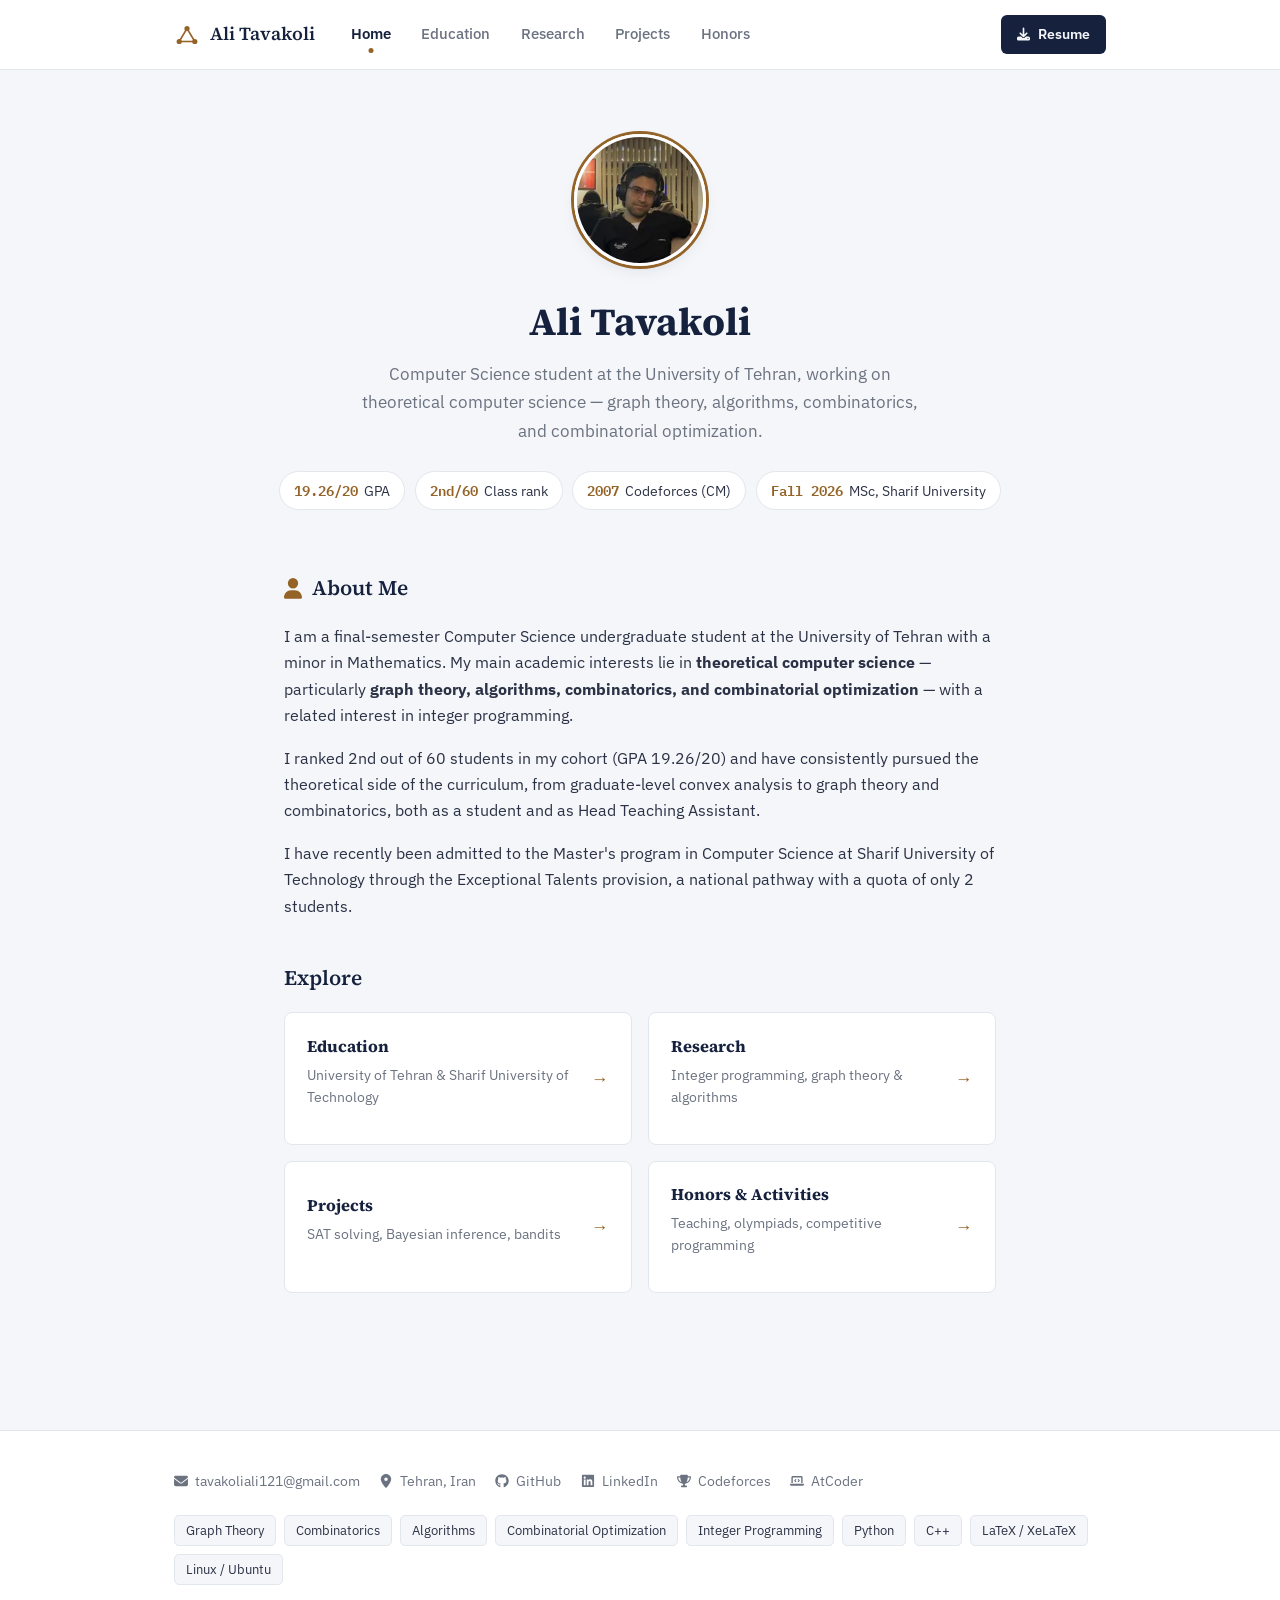
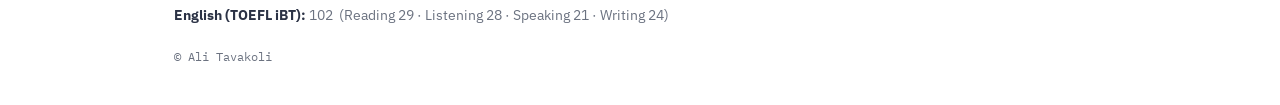
<file: index.html>
<!DOCTYPE html>
<html lang="en">
<head>
    <meta charset="UTF-8">
    <meta name="robots" content="index, follow">
    <meta name="viewport" content="width=device-width, initial-scale=1.0">
    <meta name="color-scheme" content="light dark">

    <title>Ali Tavakoli | Computer Science</title>

    <meta name="description" content="Computer Science student at University of Tehran with strong background in algorithms, graph theory, optimization, and competitive programming. Personal portfolio and academic CV.">

    <meta name="author" content="Ali Tavakoli">

    <link rel="canonical" href="https://alii-tavakolii.ir/">

    <link rel="icon" type="image/svg+xml" href="favicon.svg">

    <!-- Open Graph -->
    <meta property="og:title" content="Ali Tavakoli | Computer Science">
    <meta property="og:description" content="Computer Science student at University of Tehran with strong background in algorithms, graph theory, optimization, and competitive programming. Personal portfolio and academic CV.">
    <meta property="og:type" content="website">
    <meta property="og:url" content="https://alii-tavakolii.ir/">
    <meta property="og:image" content="https://alii-tavakolii.ir/ali-tavakoli-portfolio.jpg">
    <meta property="og:image:width" content="640">
    <meta property="og:image:height" content="640">
    <meta property="og:image:alt" content="Portrait of Ali Tavakoli">

    <!-- Twitter -->
    <meta name="twitter:card" content="summary">
    <meta name="twitter:image" content="https://alii-tavakolii.ir/ali-tavakoli-portfolio.jpg">
    <meta name="twitter:image:alt" content="Portrait of Ali Tavakoli">

    <!-- Structured Data -->
    <script type="application/ld+json">
    {
      "@context": "https://schema.org",
      "@type": "Person",
      "name": "Ali Tavakoli",
      "jobTitle": "Computer Science Student",
      "affiliation": {
        "@type": "CollegeOrUniversity",
        "name": "University of Tehran"
      },
      "url": "https://alii-tavakolii.ir/",
      "image": "https://alii-tavakolii.ir/ali-tavakoli-portfolio.jpg",
      "sameAs": [
        "https://github.com/Alii-Tavakolii",
        "https://www.linkedin.com/in/aliitavakolii/",
        "https://codeforces.com/profile/Ali_Tavakoli",
        "https://atcoder.jp/users/Ali_Tavakoli"
      ],
      "knowsAbout": [
        "Algorithms",
        "Graph Theory",
        "Combinatorial Optimization",
        "Integer Programming",
        "Combinatorics",
        "Competitive Programming"
      ]
    }
    </script>

    <link rel="preload" as="font" type="font/woff2" href="fonts/ibm-plex-sans-latin-400-normal.woff2" crossorigin>
    <link rel="preload" as="font" type="font/woff2" href="fonts/source-serif-4-latin-700-normal.woff2" crossorigin>
    <link rel="stylesheet" href="fonts/fonts.css">

    <link rel="preload" as="image" href="profile.webp" imagesrcset="profile.webp 180w, ali-tavakoli-portfolio.webp 640w" imagesizes="132px" type="image/webp">

    <link rel="stylesheet" href="style.css">
</head>
<body>
    <a class="skip-link" href="#main">Skip to content</a>
    <header class="site-nav">
        <div class="nav-inner">
            <a class="nav-logo" href="/"><svg class="logo-mark" viewBox="0 0 40 40" aria-hidden="true">
    <line x1="8" y1="30" x2="20" y2="10" stroke="currentColor" stroke-width="2.4"/>
    <line x1="20" y1="10" x2="32" y2="30" stroke="currentColor" stroke-width="2.4"/>
    <line x1="8" y1="30" x2="32" y2="30" stroke="currentColor" stroke-width="2.4"/>
    <circle cx="8" cy="30" r="4" fill="currentColor"/>
    <circle cx="20" cy="10" r="4" fill="currentColor"/>
    <circle cx="32" cy="30" r="4" fill="currentColor"/>
</svg><span>Ali Tavakoli</span></a>
            <nav class="nav-links" aria-label="Primary">
            <a href="/" class="active" aria-current="page">Home</a>
            <a href="education.html">Education</a>
            <a href="research.html">Research</a>
            <a href="projects.html">Projects</a>
            <a href="honors.html">Honors</a>
            </nav>
            <a class="nav-resume" href="resume.pdf" download>
                <svg class="icon-svg" viewBox="0 0 512 512" aria-hidden="true"><path d="M288 32c0-17.7-14.3-32-32-32s-32 14.3-32 32V274.7l-73.4-73.4c-12.5-12.5-32.8-12.5-45.3 0s-12.5 32.8 0 45.3l128 128c12.5 12.5 32.8 12.5 45.3 0l128-128c12.5-12.5 12.5-32.8 0-45.3s-32.8-12.5-45.3 0L288 274.7V32zM64 352c-35.3 0-64 28.7-64 64v32c0 35.3 28.7 64 64 64H448c35.3 0 64-28.7 64-64V416c0-35.3-28.7-64-64-64H346.5l-45.3 45.3c-25 25-65.5 25-90.5 0L165.5 352H64zm368 56a24 24 0 1 1 0 48 24 24 0 1 1 0-48z"/></svg>
                Resume
            </a>
        </div>
    </header>
    <main id="main">
        <div class="hero">
            <div class="hero-avatar">
                <picture>
                    <source type="image/webp" srcset="profile.webp 180w, ali-tavakoli-portfolio.webp 640w" sizes="132px">
                    <img src="/ali-tavakoli-portfolio.jpg" srcset="/profile.jpg 180w, /ali-tavakoli-portfolio.jpg 640w" sizes="132px" fetchpriority="high" alt="Portrait of Ali Tavakoli, computer science student at the University of Tehran" width="640" height="640">
                </picture>
            </div>
            <h1>Ali Tavakoli</h1>
            <p class="tagline">Computer Science student at the University of Tehran, working on theoretical computer science — graph theory, algorithms, combinatorics, and combinatorial optimization.</p>
            <div class="stat-chips">
                <span class="stat-chip"><span class="stat-value">19.26/20</span> GPA</span>
                <span class="stat-chip"><span class="stat-value">2nd/60</span> Class rank</span>
                <span class="stat-chip"><span class="stat-value">2007</span> Codeforces (CM)</span>
                <span class="stat-chip"><span class="stat-value">Fall 2026</span> MSc, Sharif University</span>
            </div>
        </div>

        <div class="page" style="padding-top:0;">
            <section class="content-section">
                <h2 class="section-title"><svg class="icon-svg" viewBox="0 0 448 512" aria-hidden="true"><path d="M224 256A128 128 0 1 0 224 0a128 128 0 1 0 0 256zm-45.7 48C79.8 304 0 383.8 0 482.3C0 498.7 13.3 512 29.7 512H418.3c16.4 0 29.7-13.3 29.7-29.7C448 383.8 368.2 304 269.7 304H178.3z"/></svg> About Me</h2>

                <p>
                    I am a final-semester Computer Science undergraduate student at the University of Tehran with a minor in Mathematics. My main academic interests lie in <strong>theoretical computer science</strong> — particularly <strong>graph theory, algorithms, combinatorics, and combinatorial optimization</strong> — with a related interest in integer programming.
                </p>

                <p>
                    I ranked 2nd out of 60 students in my cohort (GPA 19.26/20) and have consistently pursued the theoretical side of the curriculum, from graduate-level convex analysis to graph theory and combinatorics, both as a student and as Head Teaching Assistant.
                </p>

                <p>
                    I have recently been admitted to the Master's program in Computer Science at Sharif University of Technology through the Exceptional Talents provision, a national pathway with a quota of only 2 students.
                </p>
            </section>

            <section class="content-section">
                <h2 class="section-title">Explore</h2>
                <div class="explore-grid">
                    <a class="explore-card" href="education.html">
                        <div><h3>Education</h3><p class="sub-text">University of Tehran &amp; Sharif University of Technology</p></div>
                        <span class="arrow">&#8594;</span>
                    </a>
                    <a class="explore-card" href="research.html">
                        <div><h3>Research</h3><p class="sub-text">Integer programming, graph theory &amp; algorithms</p></div>
                        <span class="arrow">&#8594;</span>
                    </a>
                    <a class="explore-card" href="projects.html">
                        <div><h3>Projects</h3><p class="sub-text">SAT solving, Bayesian inference, bandits</p></div>
                        <span class="arrow">&#8594;</span>
                    </a>
                    <a class="explore-card" href="honors.html">
                        <div><h3>Honors &amp; Activities</h3><p class="sub-text">Teaching, olympiads, competitive programming</p></div>
                        <span class="arrow">&#8594;</span>
                    </a>
                </div>
            </section>
        </div>
    </main>
    <footer class="site-footer">
        <div class="footer-inner">
            <div class="footer-contact">
                <a href="mailto:tavakoliali121@gmail.com"><svg class="icon-svg" viewBox="0 0 512 512" aria-hidden="true"><path d="M48 64C21.5 64 0 85.5 0 112c0 15.1 7.1 29.3 19.2 38.4L236.8 313.6c11.4 8.5 27 8.5 38.4 0L492.8 150.4c12.1-9.1 19.2-23.3 19.2-38.4c0-26.5-21.5-48-48-48H48zM0 176V384c0 35.3 28.7 64 64 64H448c35.3 0 64-28.7 64-64V176L294.4 339.2c-22.8 17.1-54 17.1-76.8 0L0 176z"/></svg> tavakoliali121@gmail.com</a>
                <span><svg class="icon-svg" viewBox="0 0 384 512" aria-hidden="true"><path d="M215.7 499.2C267 435 384 279.4 384 192C384 86 298 0 192 0S0 86 0 192c0 87.4 117 243 168.3 307.2c12.3 15.3 35.1 15.3 47.4 0zM192 128a64 64 0 1 1 0 128 64 64 0 1 1 0-128z"/></svg> Tehran, Iran</span>
                <a href="https://github.com/Alii-Tavakolii" target="_blank" rel="noopener noreferrer"><svg class="icon-svg" viewBox="0 0 496 512" aria-hidden="true"><path d="M165.9 397.4c0 2-2.3 3.6-5.2 3.6-3.3.3-5.6-1.3-5.6-3.6 0-2 2.3-3.6 5.2-3.6 3-.3 5.6 1.3 5.6 3.6zm-31.1-4.5c-.7 2 1.3 4.3 4.3 4.9 2.6 1 5.6 0 6.2-2s-1.3-4.3-4.3-5.2c-2.6-.7-5.5.3-6.2 2.3zm44.2-1.7c-2.9.7-4.9 2.6-4.6 4.9.3 2 2.9 3.3 5.9 2.6 2.9-.7 4.9-2.6 4.6-4.6-.3-1.9-3-3.2-5.9-2.9zM244.8 8C106.1 8 0 113.3 0 252c0 110.9 69.8 205.8 169.5 239.2 12.8 2.3 17.3-5.6 17.3-12.1 0-6.2-.3-40.4-.3-61.4 0 0-70 15-84.7-29.8 0 0-11.4-29.1-27.8-36.6 0 0-22.9-15.7 1.6-15.4 0 0 24.9 2 38.6 25.8 21.9 38.6 58.6 27.5 72.9 20.9 2.3-16 8.8-27.1 16-33.7-55.9-6.2-112.3-14.3-112.3-110.5 0-27.5 7.6-41.3 23.6-58.9-2.6-6.5-11.1-33.3 2.6-67.9 20.9-6.5 69 27 69 27 20-5.6 41.5-8.5 62.8-8.5s42.8 2.9 62.8 8.5c0 0 48.1-33.6 69-27 13.7 34.7 5.2 61.4 2.6 67.9 16 17.7 25.8 31.5 25.8 58.9 0 96.5-58.9 104.2-114.8 110.5 9.2 7.9 17 22.9 17 46.4 0 33.7-.3 75.4-.3 83.6 0 6.5 4.6 14.4 17.3 12.1C428.2 457.8 496 362.9 496 252 496 113.3 383.5 8 244.8 8zM97.2 352.9c-1.3 1-1 3.3.7 5.2 1.6 1.6 3.9 2.3 5.2 1 1.3-1 1-3.3-.7-5.2-1.6-1.6-3.9-2.3-5.2-1zm-10.8-8.1c-.7 1.3.3 2.9 2.3 3.9 1.6 1 3.6.7 4.3-.7.7-1.3-.3-2.9-2.3-3.9-2-.6-3.6-.3-4.3.7zm32.4 35.6c-1.6 1.3-1 4.3 1.3 6.2 2.3 2.3 5.2 2.6 6.5 1 1.3-1.3.7-4.3-1.3-6.2-2.2-2.3-5.2-2.6-6.5-1zm-11.4-14.7c-1.6 1-1.6 3.6 0 5.9 1.6 2.3 4.3 3.3 5.6 2.3 1.6-1.3 1.6-3.9 0-6.2-1.4-2.3-4-3.3-5.6-2z"/></svg> GitHub</a>
                <a href="https://www.linkedin.com/in/aliitavakolii/" target="_blank" rel="noopener noreferrer"><svg class="icon-svg" viewBox="0 0 448 512" aria-hidden="true"><path d="M416 32H31.9C14.3 32 0 46.5 0 64.3v383.4C0 465.5 14.3 480 31.9 480H416c17.6 0 32-14.5 32-32.3V64.3c0-17.8-14.4-32.3-32-32.3zM135.4 416H69V202.2h66.5V416zm-33.2-243c-21.3 0-38.5-17.3-38.5-38.5S80.9 96 102.2 96c21.2 0 38.5 17.3 38.5 38.5 0 21.3-17.2 38.5-38.5 38.5zm282.1 243h-66.4V312c0-24.8-.5-56.7-34.5-56.7-34.6 0-39.9 27-39.9 54.9V416h-66.4V202.2h63.7v29.2h.9c8.9-16.8 30.6-34.5 62.9-34.5 67.2 0 79.7 44.3 79.7 101.9V416z"/></svg> LinkedIn</a>
                <a href="https://codeforces.com/profile/Ali_Tavakoli" target="_blank" rel="noopener noreferrer"><svg class="icon-svg" viewBox="0 0 576 512" aria-hidden="true"><path d="M400 0H176c-26.5 0-48.1 21.8-47.1 48.2c.2 5.3 .4 10.6 .7 15.8H24C10.7 64 0 74.7 0 88c0 92.6 33.5 157 78.5 200.7c44.3 43.1 98.3 64.8 138.1 75.8c23.4 6.5 39.4 26 39.4 45.6c0 20.9-17 37.9-37.9 37.9H192c-17.7 0-32 14.3-32 32s14.3 32 32 32H384c17.7 0 32-14.3 32-32s-14.3-32-32-32H357.9C337 448 320 431 320 410.1c0-19.6 15.9-39.2 39.4-45.6c39.9-11 93.9-32.7 138.2-75.8C542.5 245 576 180.6 576 88c0-13.3-10.7-24-24-24H446.4c.3-5.2 .5-10.4 .7-15.8C448.1 21.8 426.5 0 400 0zM48.9 112h84.4c9.1 90.1 29.2 150.3 51.9 190.6c-24.9-11-50.8-26.5-73.2-48.3c-32-31.1-58-76-63-142.3zM464.1 254.3c-22.4 21.8-48.3 37.3-73.2 48.3c22.7-40.3 42.8-100.5 51.9-190.6h84.4c-5.1 66.3-31.1 111.2-63 142.3z"/></svg> Codeforces</a>
                <a href="https://atcoder.jp/users/Ali_Tavakoli" target="_blank" rel="noopener noreferrer"><svg class="icon-svg" viewBox="0 0 640 512" aria-hidden="true"><path d="M64 96c0-35.3 28.7-64 64-64H512c35.3 0 64 28.7 64 64V352H512V96H128V352H64V96zM0 403.2C0 392.6 8.6 384 19.2 384H620.8c10.6 0 19.2 8.6 19.2 19.2c0 42.4-34.4 76.8-76.8 76.8H76.8C34.4 480 0 445.6 0 403.2zM281 209l-31 31 31 31c9.4 9.4 9.4 24.6 0 33.9s-24.6 9.4-33.9 0l-48-48c-9.4-9.4-9.4-24.6 0-33.9l48-48c9.4-9.4 24.6-9.4 33.9 0s9.4 24.6 0 33.9zM393 175l48 48c9.4 9.4 9.4 24.6 0 33.9l-48 48c-9.4 9.4-24.6 9.4-33.9 0s-9.4-24.6 0-33.9l31-31-31-31c-9.4-9.4-9.4-24.6 0-33.9s24.6-9.4 33.9 0z"/></svg> AtCoder</a>
            </div>
            <div class="footer-skills">
                <span class="skill-tag">Graph Theory</span>
                <span class="skill-tag">Combinatorics</span>
                <span class="skill-tag">Algorithms</span>
                <span class="skill-tag">Combinatorial Optimization</span>
                <span class="skill-tag">Integer Programming</span>
                <span class="skill-tag">Python</span>
                <span class="skill-tag">C++</span>
                <span class="skill-tag">LaTeX / XeLaTeX</span>
                <span class="skill-tag">Linux / Ubuntu</span>
            </div>
            <p class="footer-lang"><strong>English (TOEFL iBT):</strong> 102 &nbsp;(Reading 29 &middot; Listening 28 &middot; Speaking 21 &middot; Writing 24)</p>
            <p class="footer-copy">&copy; Ali Tavakoli</p>
        </div>
    </footer>
</body>
</html>
</file>
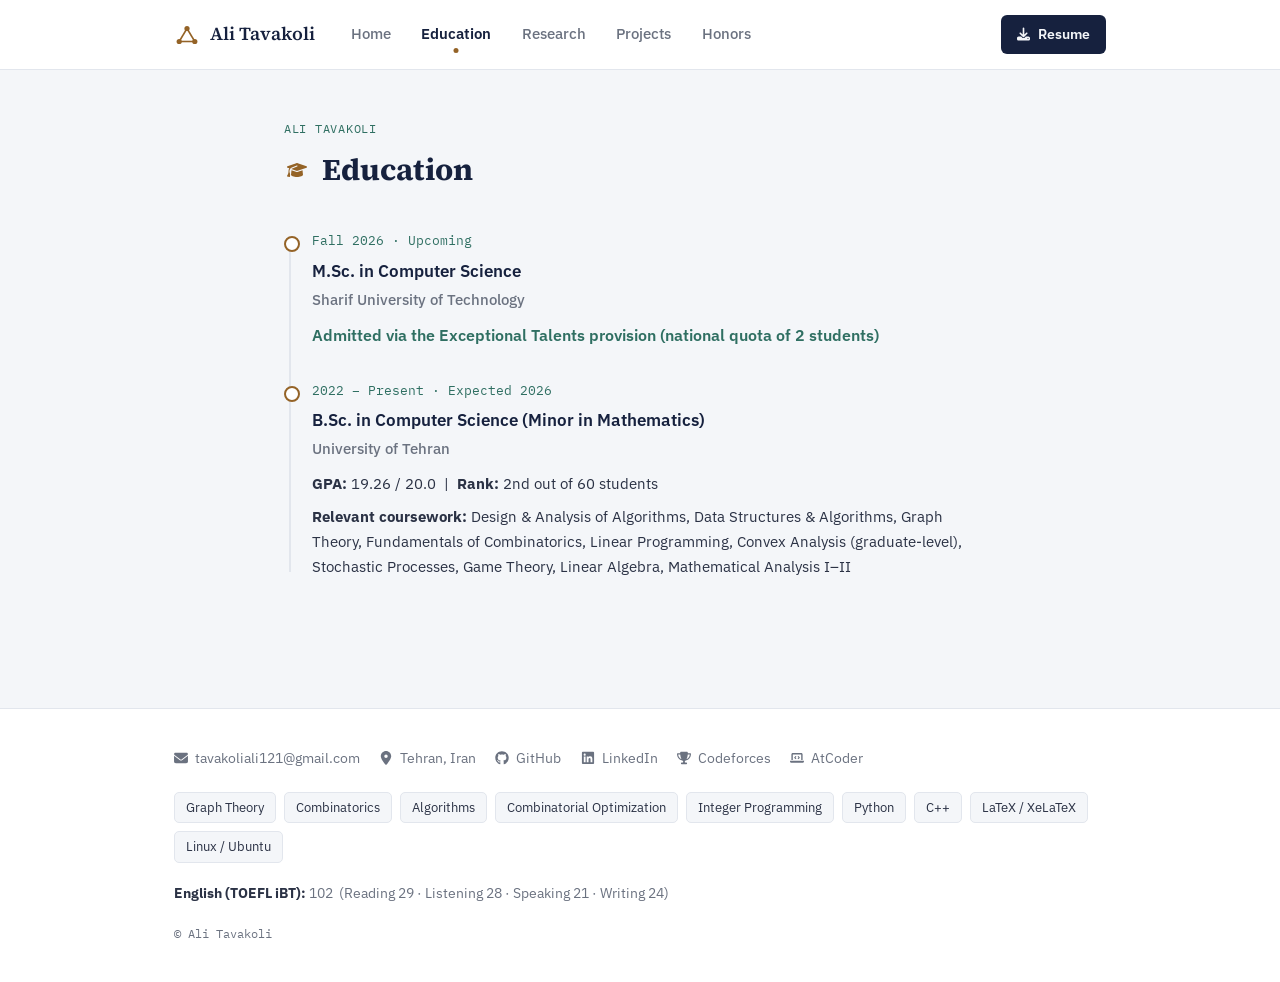
<file: education.html>
<!DOCTYPE html>
<html lang="en">
<head>
    <meta charset="UTF-8">
    <meta name="robots" content="index, follow">
    <meta name="viewport" content="width=device-width, initial-scale=1.0">
    <meta name="color-scheme" content="light dark">

    <title>Education | Ali Tavakoli</title>

    <meta name="description" content="Education background of Ali Tavakoli: B.Sc. in Computer Science at University of Tehran and incoming M.Sc. at Sharif University of Technology.">

    <meta name="author" content="Ali Tavakoli">

    <link rel="canonical" href="https://alii-tavakolii.ir/education.html">

    <link rel="icon" type="image/svg+xml" href="favicon.svg">

    <!-- Open Graph -->
    <meta property="og:title" content="Education | Ali Tavakoli">
    <meta property="og:description" content="Education background of Ali Tavakoli: B.Sc. in Computer Science at University of Tehran and incoming M.Sc. at Sharif University of Technology.">
    <meta property="og:type" content="website">
    <meta property="og:url" content="https://alii-tavakolii.ir/education.html">
    <meta property="og:image" content="https://alii-tavakolii.ir/ali-tavakoli-portfolio.jpg">
    <meta property="og:image:width" content="640">
    <meta property="og:image:height" content="640">
    <meta property="og:image:alt" content="Portrait of Ali Tavakoli">

    <!-- Twitter -->
    <meta name="twitter:card" content="summary">
    <meta name="twitter:image" content="https://alii-tavakolii.ir/ali-tavakoli-portfolio.jpg">
    <meta name="twitter:image:alt" content="Portrait of Ali Tavakoli">

    <!-- Structured Data -->
    <script type="application/ld+json">
    {
      "@context": "https://schema.org",
      "@type": "Person",
      "name": "Ali Tavakoli",
      "jobTitle": "Computer Science Student",
      "affiliation": {
        "@type": "CollegeOrUniversity",
        "name": "University of Tehran"
      },
      "url": "https://alii-tavakolii.ir/",
      "image": "https://alii-tavakolii.ir/ali-tavakoli-portfolio.jpg",
      "sameAs": [
        "https://github.com/Alii-Tavakolii",
        "https://www.linkedin.com/in/aliitavakolii/",
        "https://codeforces.com/profile/Ali_Tavakoli",
        "https://atcoder.jp/users/Ali_Tavakoli"
      ],
      "knowsAbout": [
        "Algorithms",
        "Graph Theory",
        "Combinatorial Optimization",
        "Integer Programming",
        "Combinatorics",
        "Competitive Programming"
      ]
    }
    </script>

    <link rel="preload" as="font" type="font/woff2" href="fonts/ibm-plex-sans-latin-400-normal.woff2" crossorigin>
    <link rel="preload" as="font" type="font/woff2" href="fonts/source-serif-4-latin-700-normal.woff2" crossorigin>
    <link rel="stylesheet" href="fonts/fonts.css">

    <link rel="stylesheet" href="style.css">
</head>
<body>
    <a class="skip-link" href="#main">Skip to content</a>
    <header class="site-nav">
        <div class="nav-inner">
            <a class="nav-logo" href="/"><svg class="logo-mark" viewBox="0 0 40 40" aria-hidden="true">
    <line x1="8" y1="30" x2="20" y2="10" stroke="currentColor" stroke-width="2.4"/>
    <line x1="20" y1="10" x2="32" y2="30" stroke="currentColor" stroke-width="2.4"/>
    <line x1="8" y1="30" x2="32" y2="30" stroke="currentColor" stroke-width="2.4"/>
    <circle cx="8" cy="30" r="4" fill="currentColor"/>
    <circle cx="20" cy="10" r="4" fill="currentColor"/>
    <circle cx="32" cy="30" r="4" fill="currentColor"/>
</svg><span>Ali Tavakoli</span></a>
            <nav class="nav-links" aria-label="Primary">
            <a href="/">Home</a>
            <a href="education.html" class="active" aria-current="page">Education</a>
            <a href="research.html">Research</a>
            <a href="projects.html">Projects</a>
            <a href="honors.html">Honors</a>
            </nav>
            <a class="nav-resume" href="resume.pdf" download>
                <svg class="icon-svg" viewBox="0 0 512 512" aria-hidden="true"><path d="M288 32c0-17.7-14.3-32-32-32s-32 14.3-32 32V274.7l-73.4-73.4c-12.5-12.5-32.8-12.5-45.3 0s-12.5 32.8 0 45.3l128 128c12.5 12.5 32.8 12.5 45.3 0l128-128c12.5-12.5 12.5-32.8 0-45.3s-32.8-12.5-45.3 0L288 274.7V32zM64 352c-35.3 0-64 28.7-64 64v32c0 35.3 28.7 64 64 64H448c35.3 0 64-28.7 64-64V416c0-35.3-28.7-64-64-64H346.5l-45.3 45.3c-25 25-65.5 25-90.5 0L165.5 352H64zm368 56a24 24 0 1 1 0 48 24 24 0 1 1 0-48z"/></svg>
                Resume
            </a>
        </div>
    </header>
    <main id="main">
        <div class="page">
            <p class="page-eyebrow">Ali Tavakoli</p>
            <div class="page-header"><svg class="icon-svg" viewBox="0 0 640 512" aria-hidden="true"><path d="M320 32c-8.1 0-16.1 1.4-23.7 4.1L15.8 137.4C6.3 140.9 0 149.9 0 160s6.3 19.1 15.8 22.6l57.9 20.9C57.3 229.3 48 259.8 48 291.9v28.1c0 28.4-10.8 57.7-22.3 80.8c-6.5 13-13.9 25.8-22.5 37.6C0 442.7-.9 448.3 .9 453.4s6 8.9 11.2 10.2l64 16c4.2 1.1 8.7 .3 12.4-2s6.3-6.1 7.1-10.4c8.6-42.8 4.3-81.2-2.1-108.7C90.3 344.3 86 329.8 80 316.5V291.9c0-30.2 10.2-58.7 27.9-81.5c12.9-15.5 29.6-28 49.2-35.7l157-61.7c8.2-3.2 17.5 .8 20.7 9s-.8 17.5-9 20.7l-157 61.7c-12.4 4.9-23.3 12.4-32.2 21.6l159.6 57.6c7.6 2.7 15.6 4.1 23.7 4.1s16.1-1.4 23.7-4.1L624.2 182.6c9.5-3.4 15.8-12.5 15.8-22.6s-6.3-19.1-15.8-22.6L343.7 36.1C336.1 33.4 328.1 32 320 32zM128 408c0 35.3 86 72 192 72s192-36.7 192-72L496.7 262.6 354.5 314c-11.1 4-22.8 6-34.5 6s-23.5-2-34.5-6L143.3 262.6 128 408z"/></svg><h1>Education</h1></div>

            <div class="timeline">
                <div class="timeline-item">
                    <div class="timeline-date">Fall 2026 &middot; Upcoming</div>
                    <div class="timeline-content">
                        <h3>M.Sc. in Computer Science</h3>
                        <h4>Sharif University of Technology</h4>
                        <p class="highlight">Admitted via the Exceptional Talents provision (national quota of 2 students)</p>
                    </div>
                </div>

                <div class="timeline-item">
                    <div class="timeline-date">2022 &ndash; Present &middot; Expected 2026</div>
                    <div class="timeline-content">
                        <h3>B.Sc. in Computer Science (Minor in Mathematics)</h3>
                        <h4>University of Tehran</h4>
                        <ul>
                            <li><strong>GPA:</strong> 19.26 / 20.0 &nbsp;|&nbsp; <strong>Rank:</strong> 2nd out of 60 students</li>
                            <li><strong>Relevant coursework:</strong> Design & Analysis of Algorithms, Data Structures & Algorithms, Graph Theory, Fundamentals of Combinatorics, Linear Programming, Convex Analysis (graduate-level), Stochastic Processes, Game Theory, Linear Algebra, Mathematical Analysis I&ndash;II</li>
                        </ul>
                    </div>
                </div>
            </div>
        </div>
    </main>
    <footer class="site-footer">
        <div class="footer-inner">
            <div class="footer-contact">
                <a href="mailto:tavakoliali121@gmail.com"><svg class="icon-svg" viewBox="0 0 512 512" aria-hidden="true"><path d="M48 64C21.5 64 0 85.5 0 112c0 15.1 7.1 29.3 19.2 38.4L236.8 313.6c11.4 8.5 27 8.5 38.4 0L492.8 150.4c12.1-9.1 19.2-23.3 19.2-38.4c0-26.5-21.5-48-48-48H48zM0 176V384c0 35.3 28.7 64 64 64H448c35.3 0 64-28.7 64-64V176L294.4 339.2c-22.8 17.1-54 17.1-76.8 0L0 176z"/></svg> tavakoliali121@gmail.com</a>
                <span><svg class="icon-svg" viewBox="0 0 384 512" aria-hidden="true"><path d="M215.7 499.2C267 435 384 279.4 384 192C384 86 298 0 192 0S0 86 0 192c0 87.4 117 243 168.3 307.2c12.3 15.3 35.1 15.3 47.4 0zM192 128a64 64 0 1 1 0 128 64 64 0 1 1 0-128z"/></svg> Tehran, Iran</span>
                <a href="https://github.com/Alii-Tavakolii" target="_blank" rel="noopener noreferrer"><svg class="icon-svg" viewBox="0 0 496 512" aria-hidden="true"><path d="M165.9 397.4c0 2-2.3 3.6-5.2 3.6-3.3.3-5.6-1.3-5.6-3.6 0-2 2.3-3.6 5.2-3.6 3-.3 5.6 1.3 5.6 3.6zm-31.1-4.5c-.7 2 1.3 4.3 4.3 4.9 2.6 1 5.6 0 6.2-2s-1.3-4.3-4.3-5.2c-2.6-.7-5.5.3-6.2 2.3zm44.2-1.7c-2.9.7-4.9 2.6-4.6 4.9.3 2 2.9 3.3 5.9 2.6 2.9-.7 4.9-2.6 4.6-4.6-.3-1.9-3-3.2-5.9-2.9zM244.8 8C106.1 8 0 113.3 0 252c0 110.9 69.8 205.8 169.5 239.2 12.8 2.3 17.3-5.6 17.3-12.1 0-6.2-.3-40.4-.3-61.4 0 0-70 15-84.7-29.8 0 0-11.4-29.1-27.8-36.6 0 0-22.9-15.7 1.6-15.4 0 0 24.9 2 38.6 25.8 21.9 38.6 58.6 27.5 72.9 20.9 2.3-16 8.8-27.1 16-33.7-55.9-6.2-112.3-14.3-112.3-110.5 0-27.5 7.6-41.3 23.6-58.9-2.6-6.5-11.1-33.3 2.6-67.9 20.9-6.5 69 27 69 27 20-5.6 41.5-8.5 62.8-8.5s42.8 2.9 62.8 8.5c0 0 48.1-33.6 69-27 13.7 34.7 5.2 61.4 2.6 67.9 16 17.7 25.8 31.5 25.8 58.9 0 96.5-58.9 104.2-114.8 110.5 9.2 7.9 17 22.9 17 46.4 0 33.7-.3 75.4-.3 83.6 0 6.5 4.6 14.4 17.3 12.1C428.2 457.8 496 362.9 496 252 496 113.3 383.5 8 244.8 8zM97.2 352.9c-1.3 1-1 3.3.7 5.2 1.6 1.6 3.9 2.3 5.2 1 1.3-1 1-3.3-.7-5.2-1.6-1.6-3.9-2.3-5.2-1zm-10.8-8.1c-.7 1.3.3 2.9 2.3 3.9 1.6 1 3.6.7 4.3-.7.7-1.3-.3-2.9-2.3-3.9-2-.6-3.6-.3-4.3.7zm32.4 35.6c-1.6 1.3-1 4.3 1.3 6.2 2.3 2.3 5.2 2.6 6.5 1 1.3-1.3.7-4.3-1.3-6.2-2.2-2.3-5.2-2.6-6.5-1zm-11.4-14.7c-1.6 1-1.6 3.6 0 5.9 1.6 2.3 4.3 3.3 5.6 2.3 1.6-1.3 1.6-3.9 0-6.2-1.4-2.3-4-3.3-5.6-2z"/></svg> GitHub</a>
                <a href="https://www.linkedin.com/in/aliitavakolii/" target="_blank" rel="noopener noreferrer"><svg class="icon-svg" viewBox="0 0 448 512" aria-hidden="true"><path d="M416 32H31.9C14.3 32 0 46.5 0 64.3v383.4C0 465.5 14.3 480 31.9 480H416c17.6 0 32-14.5 32-32.3V64.3c0-17.8-14.4-32.3-32-32.3zM135.4 416H69V202.2h66.5V416zm-33.2-243c-21.3 0-38.5-17.3-38.5-38.5S80.9 96 102.2 96c21.2 0 38.5 17.3 38.5 38.5 0 21.3-17.2 38.5-38.5 38.5zm282.1 243h-66.4V312c0-24.8-.5-56.7-34.5-56.7-34.6 0-39.9 27-39.9 54.9V416h-66.4V202.2h63.7v29.2h.9c8.9-16.8 30.6-34.5 62.9-34.5 67.2 0 79.7 44.3 79.7 101.9V416z"/></svg> LinkedIn</a>
                <a href="https://codeforces.com/profile/Ali_Tavakoli" target="_blank" rel="noopener noreferrer"><svg class="icon-svg" viewBox="0 0 576 512" aria-hidden="true"><path d="M400 0H176c-26.5 0-48.1 21.8-47.1 48.2c.2 5.3 .4 10.6 .7 15.8H24C10.7 64 0 74.7 0 88c0 92.6 33.5 157 78.5 200.7c44.3 43.1 98.3 64.8 138.1 75.8c23.4 6.5 39.4 26 39.4 45.6c0 20.9-17 37.9-37.9 37.9H192c-17.7 0-32 14.3-32 32s14.3 32 32 32H384c17.7 0 32-14.3 32-32s-14.3-32-32-32H357.9C337 448 320 431 320 410.1c0-19.6 15.9-39.2 39.4-45.6c39.9-11 93.9-32.7 138.2-75.8C542.5 245 576 180.6 576 88c0-13.3-10.7-24-24-24H446.4c.3-5.2 .5-10.4 .7-15.8C448.1 21.8 426.5 0 400 0zM48.9 112h84.4c9.1 90.1 29.2 150.3 51.9 190.6c-24.9-11-50.8-26.5-73.2-48.3c-32-31.1-58-76-63-142.3zM464.1 254.3c-22.4 21.8-48.3 37.3-73.2 48.3c22.7-40.3 42.8-100.5 51.9-190.6h84.4c-5.1 66.3-31.1 111.2-63 142.3z"/></svg> Codeforces</a>
                <a href="https://atcoder.jp/users/Ali_Tavakoli" target="_blank" rel="noopener noreferrer"><svg class="icon-svg" viewBox="0 0 640 512" aria-hidden="true"><path d="M64 96c0-35.3 28.7-64 64-64H512c35.3 0 64 28.7 64 64V352H512V96H128V352H64V96zM0 403.2C0 392.6 8.6 384 19.2 384H620.8c10.6 0 19.2 8.6 19.2 19.2c0 42.4-34.4 76.8-76.8 76.8H76.8C34.4 480 0 445.6 0 403.2zM281 209l-31 31 31 31c9.4 9.4 9.4 24.6 0 33.9s-24.6 9.4-33.9 0l-48-48c-9.4-9.4-9.4-24.6 0-33.9l48-48c9.4-9.4 24.6-9.4 33.9 0s9.4 24.6 0 33.9zM393 175l48 48c9.4 9.4 9.4 24.6 0 33.9l-48 48c-9.4 9.4-24.6 9.4-33.9 0s-9.4-24.6 0-33.9l31-31-31-31c-9.4-9.4-9.4-24.6 0-33.9s24.6-9.4 33.9 0z"/></svg> AtCoder</a>
            </div>
            <div class="footer-skills">
                <span class="skill-tag">Graph Theory</span>
                <span class="skill-tag">Combinatorics</span>
                <span class="skill-tag">Algorithms</span>
                <span class="skill-tag">Combinatorial Optimization</span>
                <span class="skill-tag">Integer Programming</span>
                <span class="skill-tag">Python</span>
                <span class="skill-tag">C++</span>
                <span class="skill-tag">LaTeX / XeLaTeX</span>
                <span class="skill-tag">Linux / Ubuntu</span>
            </div>
            <p class="footer-lang"><strong>English (TOEFL iBT):</strong> 102 &nbsp;(Reading 29 &middot; Listening 28 &middot; Speaking 21 &middot; Writing 24)</p>
            <p class="footer-copy">&copy; Ali Tavakoli</p>
        </div>
    </footer>
</body>
</html>
</file>
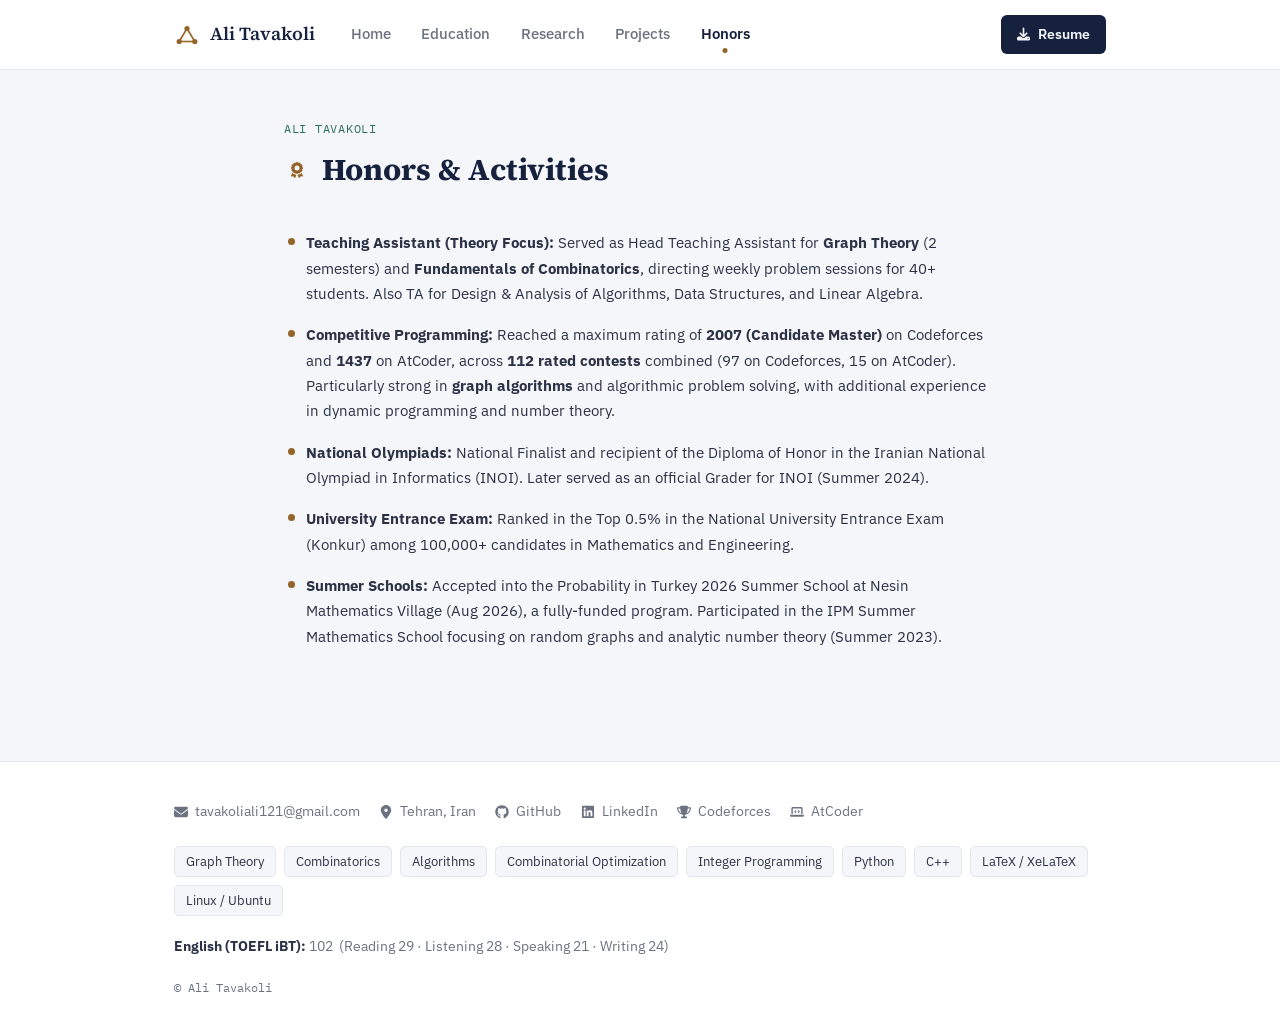
<file: honors.html>
<!DOCTYPE html>
<html lang="en">
<head>
    <meta charset="UTF-8">
    <meta name="robots" content="index, follow">
    <meta name="viewport" content="width=device-width, initial-scale=1.0">
    <meta name="color-scheme" content="light dark">

    <title>Honors & Activities | Ali Tavakoli</title>

    <meta name="description" content="Honors, teaching assistantships, competitive programming achievements, and academic awards of Ali Tavakoli.">

    <meta name="author" content="Ali Tavakoli">

    <link rel="canonical" href="https://alii-tavakolii.ir/honors.html">

    <link rel="icon" type="image/svg+xml" href="favicon.svg">

    <!-- Open Graph -->
    <meta property="og:title" content="Honors & Activities | Ali Tavakoli">
    <meta property="og:description" content="Honors, teaching assistantships, competitive programming achievements, and academic awards of Ali Tavakoli.">
    <meta property="og:type" content="website">
    <meta property="og:url" content="https://alii-tavakolii.ir/honors.html">
    <meta property="og:image" content="https://alii-tavakolii.ir/ali-tavakoli-portfolio.jpg">
    <meta property="og:image:width" content="640">
    <meta property="og:image:height" content="640">
    <meta property="og:image:alt" content="Portrait of Ali Tavakoli">

    <!-- Twitter -->
    <meta name="twitter:card" content="summary">
    <meta name="twitter:image" content="https://alii-tavakolii.ir/ali-tavakoli-portfolio.jpg">
    <meta name="twitter:image:alt" content="Portrait of Ali Tavakoli">

    <!-- Structured Data -->
    <script type="application/ld+json">
    {
      "@context": "https://schema.org",
      "@type": "Person",
      "name": "Ali Tavakoli",
      "jobTitle": "Computer Science Student",
      "affiliation": {
        "@type": "CollegeOrUniversity",
        "name": "University of Tehran"
      },
      "url": "https://alii-tavakolii.ir/",
      "image": "https://alii-tavakolii.ir/ali-tavakoli-portfolio.jpg",
      "sameAs": [
        "https://github.com/Alii-Tavakolii",
        "https://www.linkedin.com/in/aliitavakolii/",
        "https://codeforces.com/profile/Ali_Tavakoli",
        "https://atcoder.jp/users/Ali_Tavakoli"
      ],
      "knowsAbout": [
        "Algorithms",
        "Graph Theory",
        "Combinatorial Optimization",
        "Integer Programming",
        "Combinatorics",
        "Competitive Programming"
      ]
    }
    </script>

    <link rel="preload" as="font" type="font/woff2" href="fonts/ibm-plex-sans-latin-400-normal.woff2" crossorigin>
    <link rel="preload" as="font" type="font/woff2" href="fonts/source-serif-4-latin-700-normal.woff2" crossorigin>
    <link rel="stylesheet" href="fonts/fonts.css">

    <link rel="stylesheet" href="style.css">
</head>
<body>
    <a class="skip-link" href="#main">Skip to content</a>
    <header class="site-nav">
        <div class="nav-inner">
            <a class="nav-logo" href="/"><svg class="logo-mark" viewBox="0 0 40 40" aria-hidden="true">
    <line x1="8" y1="30" x2="20" y2="10" stroke="currentColor" stroke-width="2.4"/>
    <line x1="20" y1="10" x2="32" y2="30" stroke="currentColor" stroke-width="2.4"/>
    <line x1="8" y1="30" x2="32" y2="30" stroke="currentColor" stroke-width="2.4"/>
    <circle cx="8" cy="30" r="4" fill="currentColor"/>
    <circle cx="20" cy="10" r="4" fill="currentColor"/>
    <circle cx="32" cy="30" r="4" fill="currentColor"/>
</svg><span>Ali Tavakoli</span></a>
            <nav class="nav-links" aria-label="Primary">
            <a href="/">Home</a>
            <a href="education.html">Education</a>
            <a href="research.html">Research</a>
            <a href="projects.html">Projects</a>
            <a href="honors.html" class="active" aria-current="page">Honors</a>
            </nav>
            <a class="nav-resume" href="resume.pdf" download>
                <svg class="icon-svg" viewBox="0 0 512 512" aria-hidden="true"><path d="M288 32c0-17.7-14.3-32-32-32s-32 14.3-32 32V274.7l-73.4-73.4c-12.5-12.5-32.8-12.5-45.3 0s-12.5 32.8 0 45.3l128 128c12.5 12.5 32.8 12.5 45.3 0l128-128c12.5-12.5 12.5-32.8 0-45.3s-32.8-12.5-45.3 0L288 274.7V32zM64 352c-35.3 0-64 28.7-64 64v32c0 35.3 28.7 64 64 64H448c35.3 0 64-28.7 64-64V416c0-35.3-28.7-64-64-64H346.5l-45.3 45.3c-25 25-65.5 25-90.5 0L165.5 352H64zm368 56a24 24 0 1 1 0 48 24 24 0 1 1 0-48z"/></svg>
                Resume
            </a>
        </div>
    </header>
    <main id="main">
        <div class="page">
            <p class="page-eyebrow">Ali Tavakoli</p>
            <div class="page-header"><svg class="icon-svg" viewBox="0 0 384 512" aria-hidden="true"><path d="M173.8 5.5c11-7.3 25.4-7.3 36.4 0L228 17.2c6 3.9 13 5.8 20.1 5.4l21.3-1.3c13.2-.8 25.6 6.4 31.5 18.2l9.6 19.1c3.2 6.4 8.4 11.5 14.7 14.7L344.5 83c11.8 5.9 19 18.3 18.2 31.5l-1.3 21.3c-.4 7.1 1.5 14.2 5.4 20.1l11.8 17.8c7.3 11 7.3 25.4 0 36.4L366.8 228c-3.9 6-5.8 13-5.4 20.1l1.3 21.3c.8 13.2-6.4 25.6-18.2 31.5l-19.1 9.6c-6.4 3.2-11.5 8.4-14.7 14.7L301 344.5c-5.9 11.8-18.3 19-31.5 18.2l-21.3-1.3c-7.1-.4-14.2 1.5-20.1 5.4l-17.8 11.8c-11 7.3-25.4 7.3-36.4 0L156 366.8c-6-3.9-13-5.8-20.1-5.4l-21.3 1.3c-13.2 .8-25.6-6.4-31.5-18.2l-9.6-19.1c-3.2-6.4-8.4-11.5-14.7-14.7L39.5 301c-11.8-5.9-19-18.3-18.2-31.5l1.3-21.3c.4-7.1-1.5-14.2-5.4-20.1L5.5 210.2c-7.3-11-7.3-25.4 0-36.4L17.2 156c3.9-6 5.8-13 5.4-20.1l-1.3-21.3c-.8-13.2 6.4-25.6 18.2-31.5l19.1-9.6C65 70.2 70.2 65 73.4 58.6L83 39.5c5.9-11.8 18.3-19 31.5-18.2l21.3 1.3c7.1 .4 14.2-1.5 20.1-5.4L173.8 5.5zM272 192a80 80 0 1 0 -160 0 80 80 0 1 0 160 0zM1.3 441.8L44.4 339.3c.2 .1 .3 .2 .4 .4l9.6 19.1c11.7 23.2 36 37.3 62 35.8l21.3-1.3c.2 0 .5 0 .7 .2l17.8 11.8c5.1 3.3 10.5 5.9 16.1 7.7l-37.6 89.3c-2.3 5.5-7.4 9.2-13.3 9.7s-11.6-2.2-14.8-7.2L74.4 455.5l-56.1 8.3c-5.7 .8-11.4-1.5-15-6s-4.3-10.7-2.1-16zm248 60.4L211.7 413c5.6-1.8 11-4.3 16.1-7.7l17.8-11.8c.2-.1 .4-.2 .7-.2l21.3 1.3c26 1.5 50.3-12.6 62-35.8l9.6-19.1c.1-.2 .2-.3 .4-.4l43.2 102.5c2.2 5.3 1.4 11.4-2.1 16s-9.3 6.9-15 6l-56.1-8.3-32.2 49.2c-3.2 5-8.9 7.7-14.8 7.2s-11-4.3-13.3-9.7z"/></svg><h1>Honors &amp; Activities</h1></div>

            <ul class="list-styled">
                <li><strong>Teaching Assistant (Theory Focus):</strong> Served as Head Teaching Assistant for <strong>Graph Theory</strong> (2 semesters) and <strong>Fundamentals of Combinatorics</strong>, directing weekly problem sessions for 40+ students. Also TA for Design & Analysis of Algorithms, Data Structures, and Linear Algebra.</li>
                <li><strong>Competitive Programming:</strong> Reached a maximum rating of <strong>2007 (Candidate Master)</strong> on Codeforces and <strong>1437</strong> on AtCoder, across <strong>112 rated contests</strong> combined (97 on Codeforces, 15 on AtCoder). Particularly strong in <strong>graph algorithms</strong> and algorithmic problem solving, with additional experience in dynamic programming and number theory.</li>
                <li><strong>National Olympiads:</strong> National Finalist and recipient of the Diploma of Honor in the Iranian National Olympiad in Informatics (INOI). Later served as an official Grader for INOI (Summer 2024).</li>
                <li><strong>University Entrance Exam:</strong> Ranked in the Top 0.5% in the National University Entrance Exam (Konkur) among 100,000+ candidates in Mathematics and Engineering.</li>
                <li><strong>Summer Schools:</strong> Accepted into the Probability in Turkey 2026 Summer School at Nesin Mathematics Village (Aug 2026), a fully-funded program. Participated in the IPM Summer Mathematics School focusing on random graphs and analytic number theory (Summer 2023).</li>
            </ul>
        </div>
    </main>
    <footer class="site-footer">
        <div class="footer-inner">
            <div class="footer-contact">
                <a href="mailto:tavakoliali121@gmail.com"><svg class="icon-svg" viewBox="0 0 512 512" aria-hidden="true"><path d="M48 64C21.5 64 0 85.5 0 112c0 15.1 7.1 29.3 19.2 38.4L236.8 313.6c11.4 8.5 27 8.5 38.4 0L492.8 150.4c12.1-9.1 19.2-23.3 19.2-38.4c0-26.5-21.5-48-48-48H48zM0 176V384c0 35.3 28.7 64 64 64H448c35.3 0 64-28.7 64-64V176L294.4 339.2c-22.8 17.1-54 17.1-76.8 0L0 176z"/></svg> tavakoliali121@gmail.com</a>
                <span><svg class="icon-svg" viewBox="0 0 384 512" aria-hidden="true"><path d="M215.7 499.2C267 435 384 279.4 384 192C384 86 298 0 192 0S0 86 0 192c0 87.4 117 243 168.3 307.2c12.3 15.3 35.1 15.3 47.4 0zM192 128a64 64 0 1 1 0 128 64 64 0 1 1 0-128z"/></svg> Tehran, Iran</span>
                <a href="https://github.com/Alii-Tavakolii" target="_blank" rel="noopener noreferrer"><svg class="icon-svg" viewBox="0 0 496 512" aria-hidden="true"><path d="M165.9 397.4c0 2-2.3 3.6-5.2 3.6-3.3.3-5.6-1.3-5.6-3.6 0-2 2.3-3.6 5.2-3.6 3-.3 5.6 1.3 5.6 3.6zm-31.1-4.5c-.7 2 1.3 4.3 4.3 4.9 2.6 1 5.6 0 6.2-2s-1.3-4.3-4.3-5.2c-2.6-.7-5.5.3-6.2 2.3zm44.2-1.7c-2.9.7-4.9 2.6-4.6 4.9.3 2 2.9 3.3 5.9 2.6 2.9-.7 4.9-2.6 4.6-4.6-.3-1.9-3-3.2-5.9-2.9zM244.8 8C106.1 8 0 113.3 0 252c0 110.9 69.8 205.8 169.5 239.2 12.8 2.3 17.3-5.6 17.3-12.1 0-6.2-.3-40.4-.3-61.4 0 0-70 15-84.7-29.8 0 0-11.4-29.1-27.8-36.6 0 0-22.9-15.7 1.6-15.4 0 0 24.9 2 38.6 25.8 21.9 38.6 58.6 27.5 72.9 20.9 2.3-16 8.8-27.1 16-33.7-55.9-6.2-112.3-14.3-112.3-110.5 0-27.5 7.6-41.3 23.6-58.9-2.6-6.5-11.1-33.3 2.6-67.9 20.9-6.5 69 27 69 27 20-5.6 41.5-8.5 62.8-8.5s42.8 2.9 62.8 8.5c0 0 48.1-33.6 69-27 13.7 34.7 5.2 61.4 2.6 67.9 16 17.7 25.8 31.5 25.8 58.9 0 96.5-58.9 104.2-114.8 110.5 9.2 7.9 17 22.9 17 46.4 0 33.7-.3 75.4-.3 83.6 0 6.5 4.6 14.4 17.3 12.1C428.2 457.8 496 362.9 496 252 496 113.3 383.5 8 244.8 8zM97.2 352.9c-1.3 1-1 3.3.7 5.2 1.6 1.6 3.9 2.3 5.2 1 1.3-1 1-3.3-.7-5.2-1.6-1.6-3.9-2.3-5.2-1zm-10.8-8.1c-.7 1.3.3 2.9 2.3 3.9 1.6 1 3.6.7 4.3-.7.7-1.3-.3-2.9-2.3-3.9-2-.6-3.6-.3-4.3.7zm32.4 35.6c-1.6 1.3-1 4.3 1.3 6.2 2.3 2.3 5.2 2.6 6.5 1 1.3-1.3.7-4.3-1.3-6.2-2.2-2.3-5.2-2.6-6.5-1zm-11.4-14.7c-1.6 1-1.6 3.6 0 5.9 1.6 2.3 4.3 3.3 5.6 2.3 1.6-1.3 1.6-3.9 0-6.2-1.4-2.3-4-3.3-5.6-2z"/></svg> GitHub</a>
                <a href="https://www.linkedin.com/in/aliitavakolii/" target="_blank" rel="noopener noreferrer"><svg class="icon-svg" viewBox="0 0 448 512" aria-hidden="true"><path d="M416 32H31.9C14.3 32 0 46.5 0 64.3v383.4C0 465.5 14.3 480 31.9 480H416c17.6 0 32-14.5 32-32.3V64.3c0-17.8-14.4-32.3-32-32.3zM135.4 416H69V202.2h66.5V416zm-33.2-243c-21.3 0-38.5-17.3-38.5-38.5S80.9 96 102.2 96c21.2 0 38.5 17.3 38.5 38.5 0 21.3-17.2 38.5-38.5 38.5zm282.1 243h-66.4V312c0-24.8-.5-56.7-34.5-56.7-34.6 0-39.9 27-39.9 54.9V416h-66.4V202.2h63.7v29.2h.9c8.9-16.8 30.6-34.5 62.9-34.5 67.2 0 79.7 44.3 79.7 101.9V416z"/></svg> LinkedIn</a>
                <a href="https://codeforces.com/profile/Ali_Tavakoli" target="_blank" rel="noopener noreferrer"><svg class="icon-svg" viewBox="0 0 576 512" aria-hidden="true"><path d="M400 0H176c-26.5 0-48.1 21.8-47.1 48.2c.2 5.3 .4 10.6 .7 15.8H24C10.7 64 0 74.7 0 88c0 92.6 33.5 157 78.5 200.7c44.3 43.1 98.3 64.8 138.1 75.8c23.4 6.5 39.4 26 39.4 45.6c0 20.9-17 37.9-37.9 37.9H192c-17.7 0-32 14.3-32 32s14.3 32 32 32H384c17.7 0 32-14.3 32-32s-14.3-32-32-32H357.9C337 448 320 431 320 410.1c0-19.6 15.9-39.2 39.4-45.6c39.9-11 93.9-32.7 138.2-75.8C542.5 245 576 180.6 576 88c0-13.3-10.7-24-24-24H446.4c.3-5.2 .5-10.4 .7-15.8C448.1 21.8 426.5 0 400 0zM48.9 112h84.4c9.1 90.1 29.2 150.3 51.9 190.6c-24.9-11-50.8-26.5-73.2-48.3c-32-31.1-58-76-63-142.3zM464.1 254.3c-22.4 21.8-48.3 37.3-73.2 48.3c22.7-40.3 42.8-100.5 51.9-190.6h84.4c-5.1 66.3-31.1 111.2-63 142.3z"/></svg> Codeforces</a>
                <a href="https://atcoder.jp/users/Ali_Tavakoli" target="_blank" rel="noopener noreferrer"><svg class="icon-svg" viewBox="0 0 640 512" aria-hidden="true"><path d="M64 96c0-35.3 28.7-64 64-64H512c35.3 0 64 28.7 64 64V352H512V96H128V352H64V96zM0 403.2C0 392.6 8.6 384 19.2 384H620.8c10.6 0 19.2 8.6 19.2 19.2c0 42.4-34.4 76.8-76.8 76.8H76.8C34.4 480 0 445.6 0 403.2zM281 209l-31 31 31 31c9.4 9.4 9.4 24.6 0 33.9s-24.6 9.4-33.9 0l-48-48c-9.4-9.4-9.4-24.6 0-33.9l48-48c9.4-9.4 24.6-9.4 33.9 0s9.4 24.6 0 33.9zM393 175l48 48c9.4 9.4 9.4 24.6 0 33.9l-48 48c-9.4 9.4-24.6 9.4-33.9 0s-9.4-24.6 0-33.9l31-31-31-31c-9.4-9.4-9.4-24.6 0-33.9s24.6-9.4 33.9 0z"/></svg> AtCoder</a>
            </div>
            <div class="footer-skills">
                <span class="skill-tag">Graph Theory</span>
                <span class="skill-tag">Combinatorics</span>
                <span class="skill-tag">Algorithms</span>
                <span class="skill-tag">Combinatorial Optimization</span>
                <span class="skill-tag">Integer Programming</span>
                <span class="skill-tag">Python</span>
                <span class="skill-tag">C++</span>
                <span class="skill-tag">LaTeX / XeLaTeX</span>
                <span class="skill-tag">Linux / Ubuntu</span>
            </div>
            <p class="footer-lang"><strong>English (TOEFL iBT):</strong> 102 &nbsp;(Reading 29 &middot; Listening 28 &middot; Speaking 21 &middot; Writing 24)</p>
            <p class="footer-copy">&copy; Ali Tavakoli</p>
        </div>
    </footer>
</body>
</html>
</file>
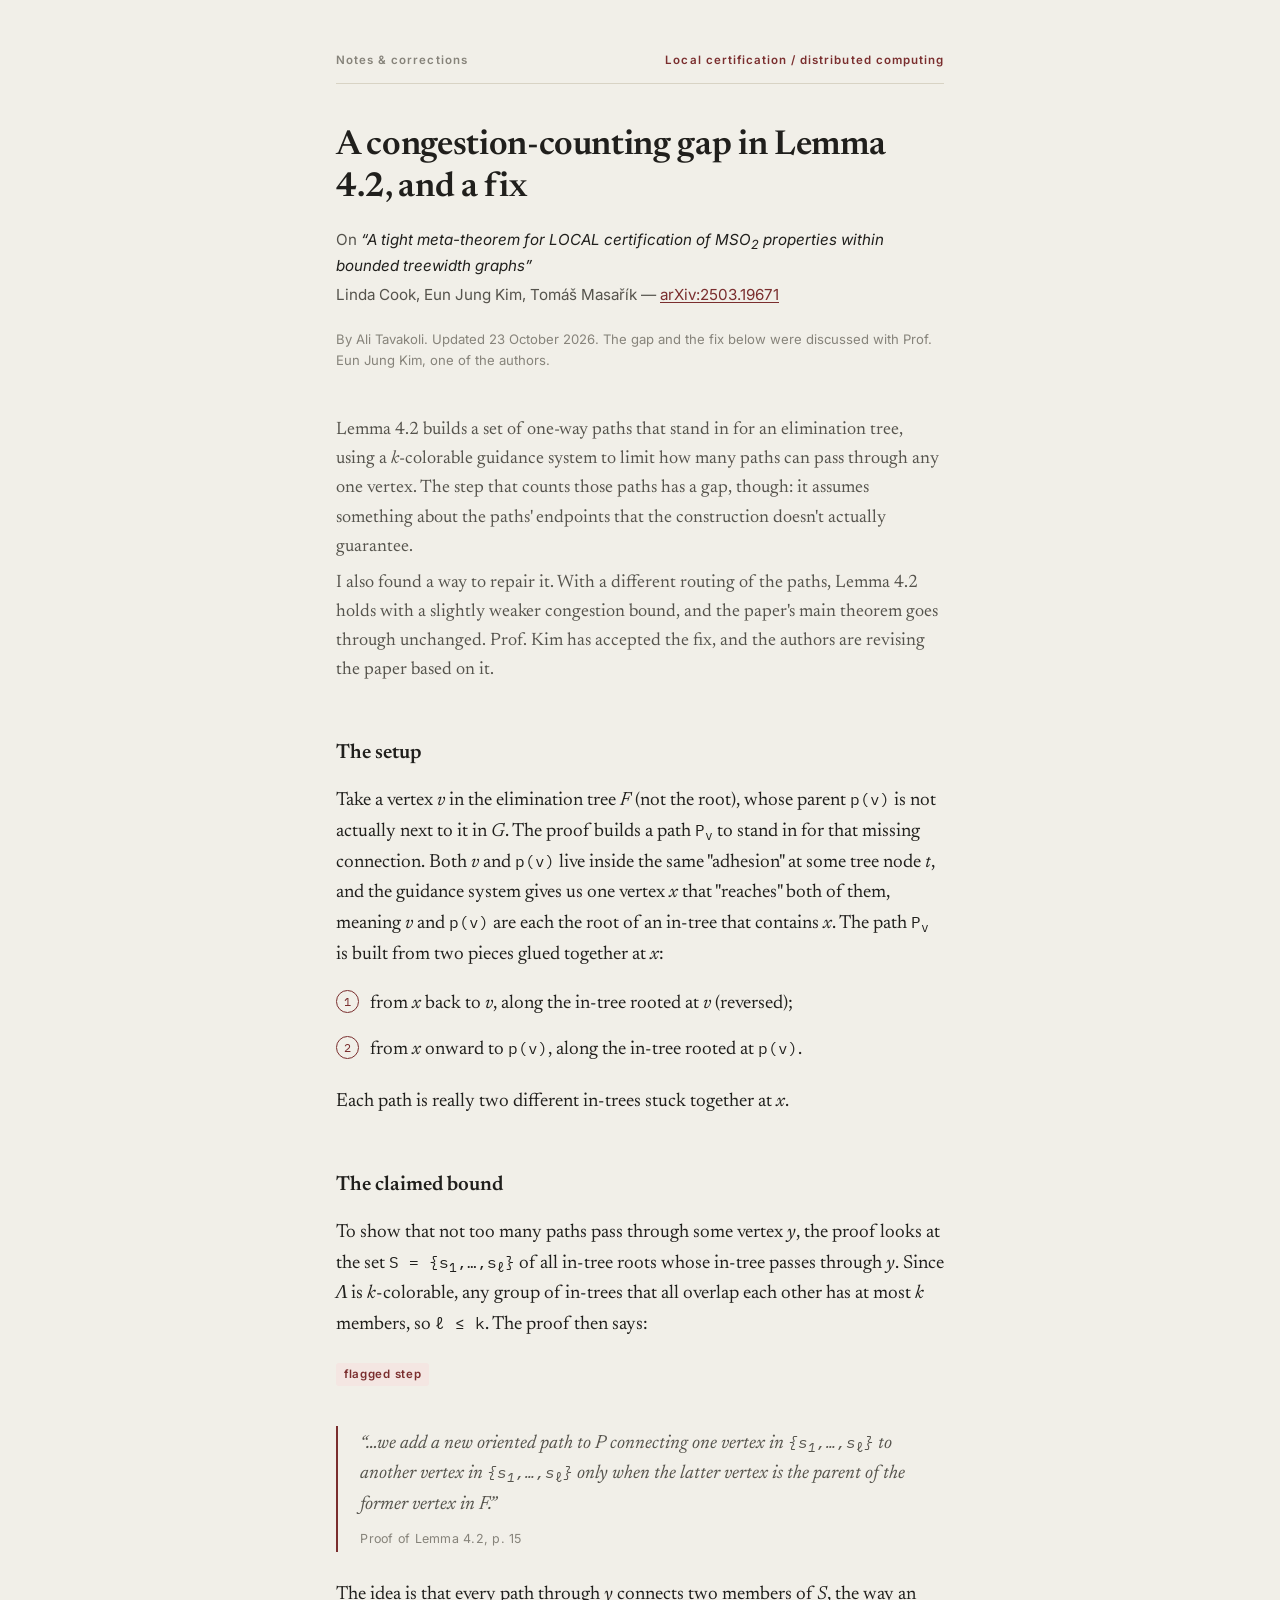
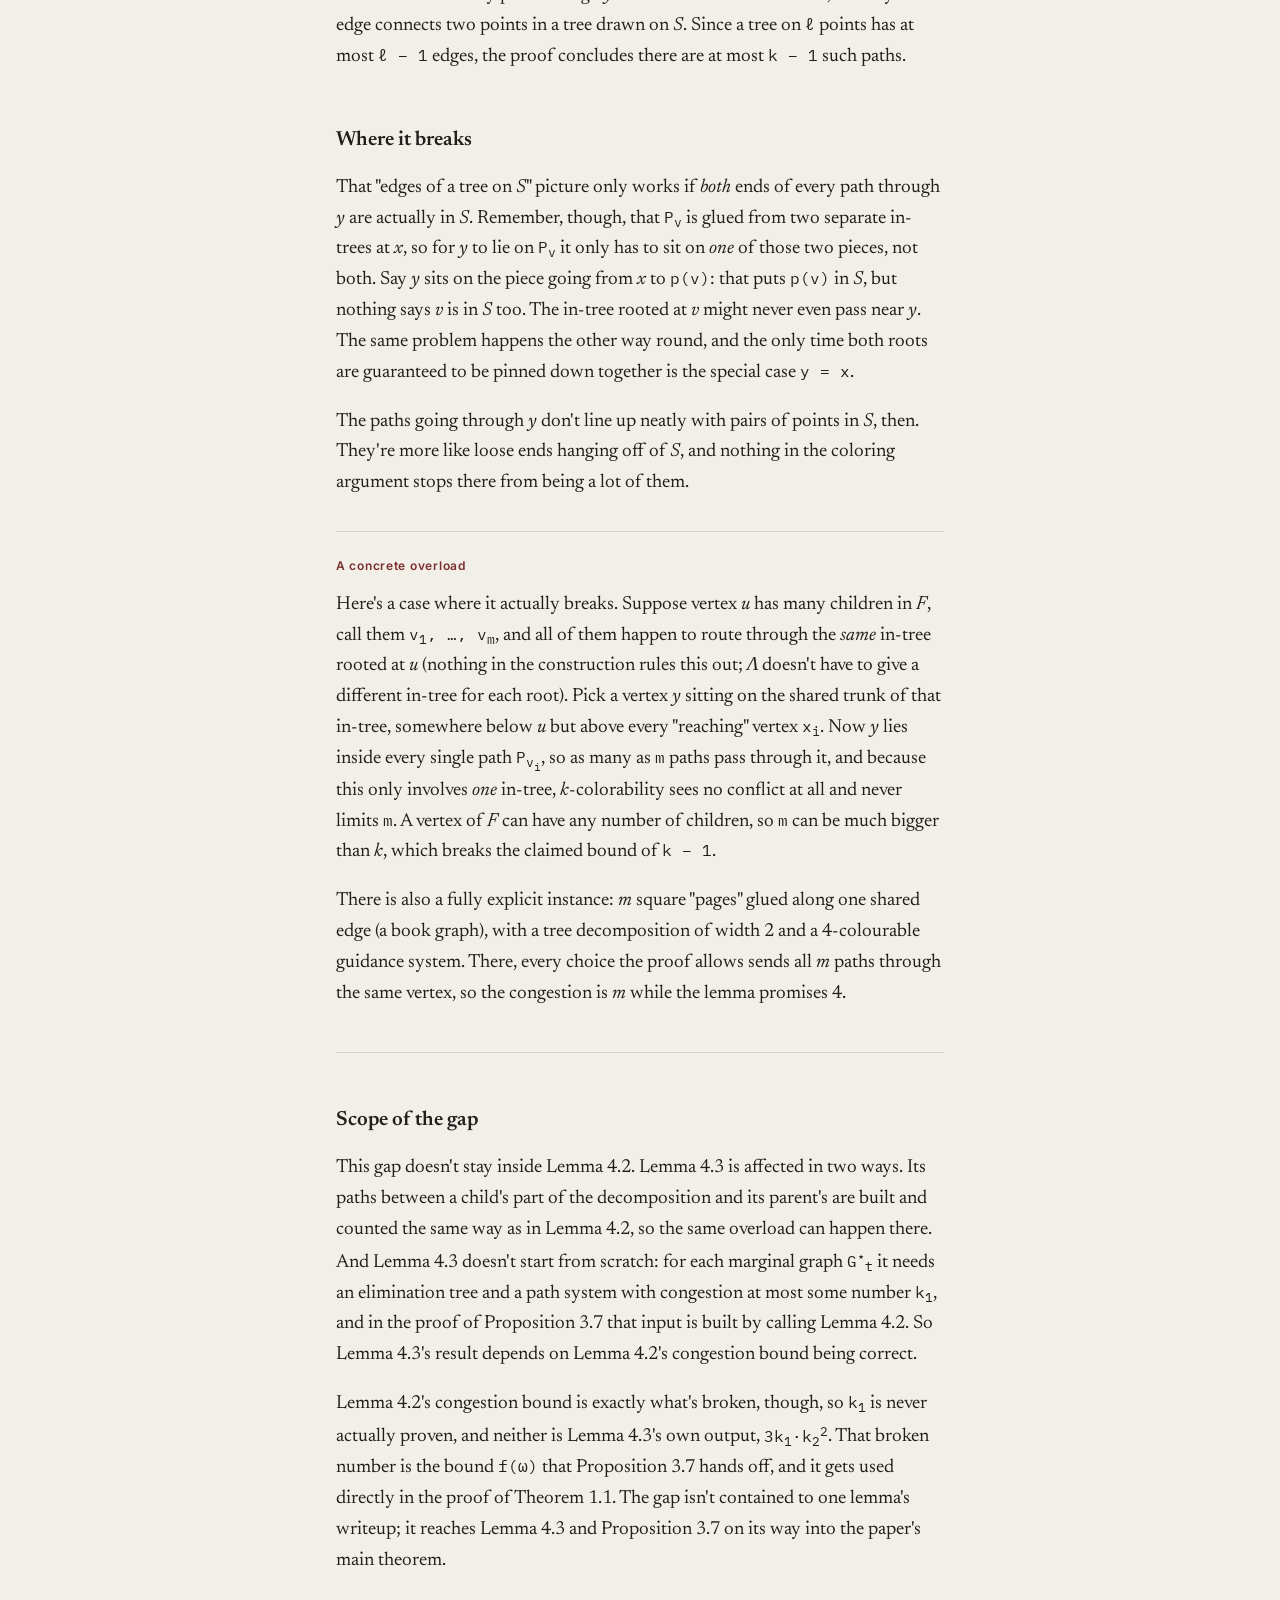
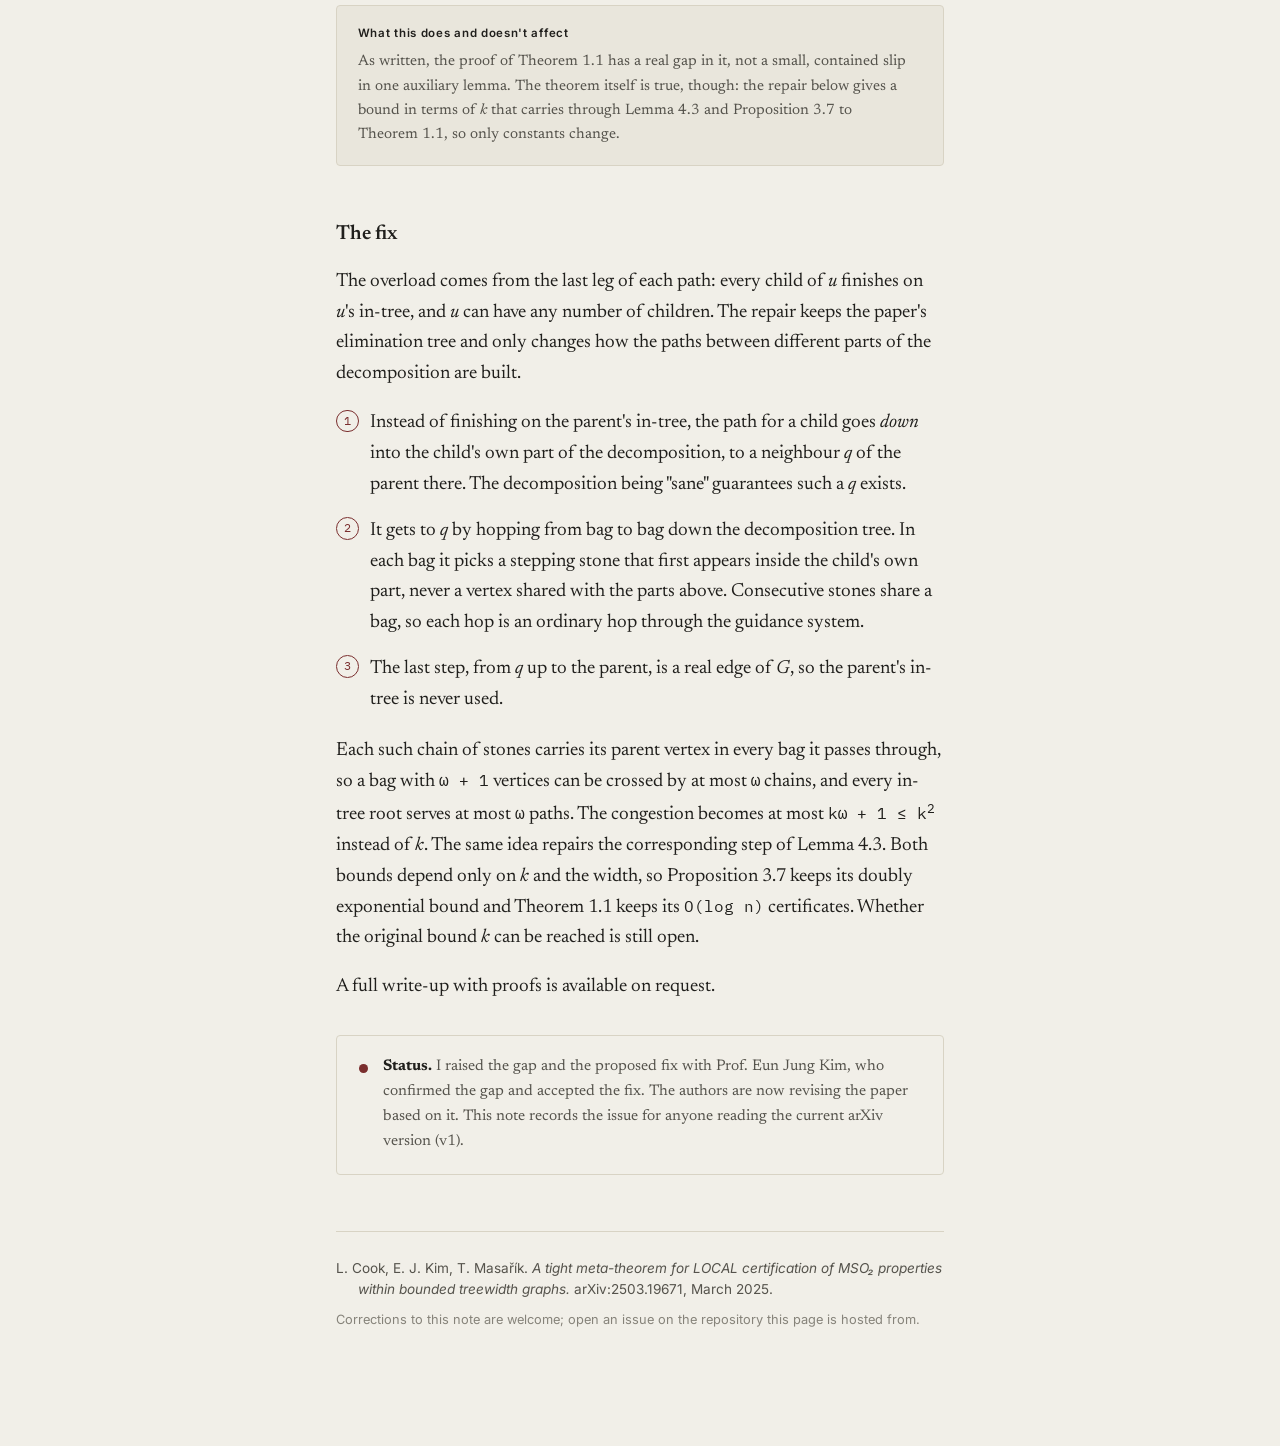
<file: note-lemma-4-2-gap.html>
<!doctype html>
<html lang="en">
<head>
<meta charset="utf-8">
<meta name="viewport" content="width=device-width, initial-scale=1">
<title>A gap in Lemma 4.2, and a fix — Cook, Kim &amp; Masařík (2025)</title>
<meta name="description" content="A short note on a congestion-bounding gap in Lemma 4.2 of 'A tight meta-theorem for LOCAL certification of MSO2 properties within bounded treewidth graphs', and a repair of the proof that the authors have accepted.">

<style>
  @import url('https://fonts.googleapis.com/css2?family=Newsreader:ital,opsz,wght@0,6..72,400;0,6..72,500;0,6..72,600;1,6..72,400;1,6..72,500&family=IBM+Plex+Mono:wght@400;500&family=Inter:wght@400;500;600&display=swap');

  :root{
    --paper:      #f1efe8;
    --paper-edge:  #e7e3d8;
    --ink:        #201f1c;
    --ink-soft:   #55534c;
    --ink-faint:  #86837a;
    --mark:       #7a2e2e;
    --mark-soft:  #f4e6e2;
    --rule:       #d8d3c4;
    --measure:    38rem;
  }

  *{ box-sizing:border-box; }

  html{ -webkit-text-size-adjust:100%; }

  body{
    margin:0;
    background:var(--paper);
    color:var(--ink);
    font-family:"Newsreader", Georgia, "Times New Roman", serif;
    font-size:19px;
    line-height:1.62;
    -webkit-font-smoothing:antialiased;
  }

  ::selection{ background:var(--mark-soft); color:var(--ink); }

  a{ color:var(--mark); text-decoration-thickness:1px; text-underline-offset:2px; }
  a:hover{ color:var(--ink); }

  .sheet{
    max-width:calc(var(--measure) + 5rem);
    margin:0 auto;
    padding:0 2.5rem 6rem;
  }

  /* ---------- running head ---------- */
  header.mast{
    max-width:var(--measure);
    margin:0 auto;
    padding-top:3.2rem;
  }
  .kicker{
    font-family:"Inter", system-ui, sans-serif;
    font-size:.72rem;
    font-weight:600;
    letter-spacing:.09em;
    color:var(--ink-faint);
    display:flex;
    justify-content:space-between;
    border-bottom:1px solid var(--rule);
    padding-bottom:.85rem;
    margin-bottom:2.6rem;
  }
  .kicker span:last-child{ color:var(--mark); }

  h1{
    font-size:2.15rem;
    font-weight:600;
    line-height:1.22;
    letter-spacing:-.01em;
    margin:0 0 1.1rem;
  }

  .paper-ref{
    font-family:"Inter", system-ui, sans-serif;
    font-size:.95rem;
    color:var(--ink-soft);
    line-height:1.55;
    margin:0 0 .3rem;
  }
  .paper-ref .t{ font-style:italic; color:var(--ink); }

  .meta-row{
    font-family:"Inter", system-ui, sans-serif;
    font-size:.82rem;
    color:var(--ink-faint);
    margin-top:1.4rem;
  }

  /* ---------- body ---------- */
  main{
    max-width:var(--measure);
    margin:2.8rem auto 0;
  }

  h2{
    font-size:1.28rem;
    font-weight:600;
    margin:3rem 0 1rem;
    padding-top:.2rem;
  }

  p{ margin:0 0 1.15rem; }

  .lede{
    font-size:1.13rem;
    color:var(--ink-soft);
    margin-bottom:.4rem;
  }

  var, i.v{ font-style:italic; }

  code, .sym{
    font-family:"IBM Plex Mono", ui-monospace, monospace;
    font-size:.85em;
  }

  /* flagged excerpt from the paper, with an editorial mark */
  .excerpt{
    position:relative;
    margin:1.6rem 0 1.8rem;
    padding:.15rem 0 .15rem 1.4rem;
    border-left:2px solid var(--mark);
    font-style:italic;
    color:var(--ink-soft);
  }
  .excerpt p{ margin:0; }
  .excerpt cite{
    display:block;
    margin-top:.5rem;
    font-family:"Inter", system-ui, sans-serif;
    font-style:normal;
    font-size:.78rem;
    letter-spacing:.02em;
    color:var(--ink-faint);
  }

  .flaw-tag{
    font-family:"Inter", system-ui, sans-serif;
    font-size:.72rem;
    font-weight:600;
    letter-spacing:.06em;
    color:var(--mark);
    background:var(--mark-soft);
    padding:.15rem .5rem;
    border-radius:3px;
    display:inline-block;
    margin-bottom:.9rem;
  }

  ul.steps{
    margin:0 0 1.3rem;
    padding-left:0;
    list-style:none;
    counter-reset:step;
  }
  ul.steps li{
    counter-increment:step;
    position:relative;
    padding-left:2.1rem;
    margin-bottom:.95rem;
  }
  ul.steps li::before{
    content: counter(step);
    position:absolute;
    left:0;
    top:.12em;
    font-family:"IBM Plex Mono", monospace;
    font-size:.72rem;
    color:var(--mark);
    border:1px solid var(--mark);
    width:1.3rem;
    height:1.3rem;
    border-radius:50%;
    display:flex;
    align-items:center;
    justify-content:center;
  }

  .callout{
    background:#e9e6dc;
    border:1px solid var(--rule);
    border-radius:4px;
    padding:1.1rem 1.3rem;
    margin:1.8rem 0;
    font-size:.94rem;
    color:var(--ink-soft);
  }
  .callout p:last-child{ margin-bottom:0; }
  .callout .h{
    font-family:"Inter", system-ui, sans-serif;
    font-weight:600;
    font-size:.72rem;
    letter-spacing:.06em;
    color:var(--ink);
    margin-bottom:.5rem;
    display:block;
  }

  .example{
    border-top:1px solid var(--rule);
    border-bottom:1px solid var(--rule);
    padding:1.5rem 0;
    margin:2rem 0;
  }
  .example .h{
    font-family:"Inter", system-ui, sans-serif;
    font-weight:600;
    font-size:.75rem;
    letter-spacing:.06em;
    color:var(--mark);
    margin-bottom:.9rem;
  }

  hr.div{
    border:none;
    border-top:1px solid var(--rule);
    margin:3rem 0;
  }

  .status{
    display:flex;
    gap:.9rem;
    align-items:flex-start;
    background:transparent;
    border:1px solid var(--rule);
    padding:1.2rem 1.4rem;
    border-radius:4px;
    margin:2rem 0;
  }
  .status .dot{
    flex:0 0 auto;
    width:.55rem; height:.55rem;
    border-radius:50%;
    background:var(--mark);
    margin-top:.55rem;
  }
  .status p{ margin:0; font-size:.96rem; color:var(--ink-soft); }
  .status strong{ color:var(--ink); }

  footer{
    max-width:var(--measure);
    margin:3.5rem auto 0;
    padding-top:1.6rem;
    border-top:1px solid var(--rule);
    font-family:"Inter", system-ui, sans-serif;
    font-size:.8rem;
    color:var(--ink-faint);
    line-height:1.7;
  }
  footer a{ color:var(--ink-soft); }

  .bib{
    font-size:.85rem;
    color:var(--ink-soft);
    line-height:1.55;
    padding-left:1.4rem;
    text-indent:-1.4rem;
    margin-bottom:.6rem;
  }

  @media (max-width: 640px){
    body{ font-size:17.5px; }
    .sheet{ padding:0 1.35rem 4rem; }
    h1{ font-size:1.7rem; }
    .kicker{ flex-direction:column; gap:.25rem; }
  }

  @media print{
    body{ background:#fff; }
    a{ color:#000; }
  }
</style>
</head>
<body>
<div class="sheet">

  <header class="mast">
    <div class="kicker">
      <span>Notes &amp; corrections</span>
      <span>Local certification / distributed computing</span>
    </div>
    <h1>A congestion‑counting gap in Lemma 4.2, and a fix</h1>
    <p class="paper-ref">On <span class="t">“A tight meta-theorem for LOCAL certification of MSO<sub>2</sub> properties within bounded treewidth graphs”</span></p>
    <p class="paper-ref">Linda Cook, Eun Jung Kim, Tomáš Masařík — <a href="https://arxiv.org/abs/2503.19671" target="_blank" rel="noopener">arXiv:2503.19671</a></p>
    <div class="meta-row">By Ali Tavakoli. Updated 23 October 2026. The gap and the fix below were discussed with Prof. Eun Jung Kim, one of the authors.</div>
  </header>

  <main>
    <p class="lede">Lemma 4.2 builds a set of one-way paths that stand in for an elimination tree, using a <var>k</var>-colorable guidance system to limit how many paths can pass through any one vertex. The step that counts those paths has a gap, though: it assumes something about the paths' endpoints that the construction doesn't actually guarantee.</p>
    <p class="lede">I also found a way to repair it. With a different routing of the paths, Lemma 4.2 holds with a slightly weaker congestion bound, and the paper's main theorem goes through unchanged. Prof. Kim has accepted the fix, and the authors are revising the paper based on it.</p>

    <h2>The setup</h2>
    <p>Take a vertex <var>v</var> in the elimination tree <var>F</var> (not the root), whose parent <code class="sym">p(v)</code> is not actually next to it in <var>G</var>. The proof builds a path <code class="sym">P<sub>v</sub></code> to stand in for that missing connection. Both <var>v</var> and <code class="sym">p(v)</code> live inside the same "adhesion" at some tree node <var>t</var>, and the guidance system gives us one vertex <var>x</var> that "reaches" both of them, meaning <var>v</var> and <code class="sym">p(v)</code> are each the root of an in-tree that contains <var>x</var>. The path <code class="sym">P<sub>v</sub></code> is built from two pieces glued together at <var>x</var>:</p>
    <ul class="steps">
      <li>from <var>x</var> back to <var>v</var>, along the in-tree rooted at <var>v</var> (reversed);</li>
      <li>from <var>x</var> onward to <code class="sym">p(v)</code>, along the in-tree rooted at <code class="sym">p(v)</code>.</li>
    </ul>
    <p>Each path is really two different in-trees stuck together at <var>x</var>.</p>

    <h2>The claimed bound</h2>
    <p>To show that not too many paths pass through some vertex <var>y</var>, the proof looks at the set <code class="sym">S = {s<sub>1</sub>,…,s<sub>ℓ</sub>}</code> of all in-tree roots whose in-tree passes through <var>y</var>. Since <var>Λ</var> is <var>k</var>-colorable, any group of in-trees that all overlap each other has at most <var>k</var> members, so <code class="sym">ℓ ≤ k</code>. The proof then says:</p>

    <span class="flaw-tag">flagged step</span>
    <blockquote class="excerpt">
      <p>“…we add a new oriented path to <var>P</var> connecting one vertex in <code class="sym">{s<sub>1</sub>,…,s<sub>ℓ</sub>}</code> to another vertex in <code class="sym">{s<sub>1</sub>,…,s<sub>ℓ</sub>}</code> only when the latter vertex is the parent of the former vertex in <var>F</var>.”</p>
      <cite>Proof of Lemma 4.2, p. 15</cite>
    </blockquote>

    <p>The idea is that every path through <var>y</var> connects two members of <var>S</var>, the way an edge connects two points in a tree drawn on <var>S</var>. Since a tree on <code class="sym">ℓ</code> points has at most <code class="sym">ℓ − 1</code> edges, the proof concludes there are at most <code class="sym">k − 1</code> such paths.</p>

    <h2>Where it breaks</h2>
    <p>That "edges of a tree on <var>S</var>" picture only works if <em>both</em> ends of every path through <var>y</var> are actually in <var>S</var>. Remember, though, that <code class="sym">P<sub>v</sub></code> is glued from two separate in-trees at <var>x</var>, so for <var>y</var> to lie on <code class="sym">P<sub>v</sub></code> it only has to sit on <em>one</em> of those two pieces, not both. Say <var>y</var> sits on the piece going from <var>x</var> to <code class="sym">p(v)</code>: that puts <code class="sym">p(v)</code> in <var>S</var>, but nothing says <var>v</var> is in <var>S</var> too. The in-tree rooted at <var>v</var> might never even pass near <var>y</var>. The same problem happens the other way round, and the only time both roots are guaranteed to be pinned down together is the special case <code class="sym">y = x</code>.</p>

    <p>The paths going through <var>y</var> don't line up neatly with pairs of points in <var>S</var>, then. They're more like loose ends hanging off of <var>S</var>, and nothing in the coloring argument stops there from being a lot of them.</p>

    <div class="example">
      <div class="h">A concrete overload</div>
      <p>Here's a case where it actually breaks. Suppose vertex <var>u</var> has many children in <var>F</var>, call them <code class="sym">v<sub>1</sub>, …, v<sub>m</sub></code>, and all of them happen to route through the <em>same</em> in-tree rooted at <var>u</var> (nothing in the construction rules this out; <var>Λ</var> doesn't have to give a different in-tree for each root). Pick a vertex <var>y</var> sitting on the shared trunk of that in-tree, somewhere below <var>u</var> but above every "reaching" vertex <code class="sym">x<sub>i</sub></code>. Now <var>y</var> lies inside every single path <code class="sym">P<sub>v<sub>i</sub></sub></code>, so as many as <code class="sym">m</code> paths pass through it, and because this only involves <em>one</em> in-tree, <var>k</var>-colorability sees no conflict at all and never limits <code class="sym">m</code>. A vertex of <var>F</var> can have any number of children, so <code class="sym">m</code> can be much bigger than <var>k</var>, which breaks the claimed bound of <code class="sym">k − 1</code>.</p>
      <p>There is also a fully explicit instance: <var>m</var> square "pages" glued along one shared edge (a book graph), with a tree decomposition of width 2 and a 4‑colourable guidance system. There, every choice the proof allows sends all <var>m</var> paths through the same vertex, so the congestion is <var>m</var> while the lemma promises 4.</p>
    </div>

    <h2>Scope of the gap</h2>
    <p>This gap doesn't stay inside Lemma 4.2. Lemma 4.3 is affected in two ways. Its paths between a child's part of the decomposition and its parent's are built and counted the same way as in Lemma 4.2, so the same overload can happen there. And Lemma 4.3 doesn't start from scratch: for each marginal graph <code class="sym">G<sup>⋆</sup><sub>t</sub></code> it needs an elimination tree and a path system with congestion at most some number <code class="sym">k<sub>1</sub></code>, and in the proof of Proposition&nbsp;3.7 that input is built by calling Lemma 4.2. So Lemma 4.3's result depends on Lemma 4.2's congestion bound being correct.</p>
    <p>Lemma 4.2's congestion bound is exactly what's broken, though, so <code class="sym">k<sub>1</sub></code> is never actually proven, and neither is Lemma 4.3's own output, <code class="sym">3k<sub>1</sub>·k<sub>2</sub><sup>2</sup></code>. That broken number is the bound <code class="sym">f(ω)</code> that Proposition&nbsp;3.7 hands off, and it gets used directly in the proof of Theorem&nbsp;1.1. The gap isn't contained to one lemma's writeup; it reaches Lemma 4.3 and Proposition&nbsp;3.7 on its way into the paper's main theorem.</p>

    <div class="callout">
      <span class="h">What this does and doesn't affect</span>
      <p>As written, the proof of Theorem&nbsp;1.1 has a real gap in it, not a small, contained slip in one auxiliary lemma. The theorem itself is true, though: the repair below gives a bound in terms of <var>k</var> that carries through Lemma 4.3 and Proposition&nbsp;3.7 to Theorem&nbsp;1.1, so only constants change.</p>
    </div>

    <h2>The fix</h2>
    <p>The overload comes from the last leg of each path: every child of <var>u</var> finishes on <var>u</var>'s in-tree, and <var>u</var> can have any number of children. The repair keeps the paper's elimination tree and only changes how the paths between different parts of the decomposition are built.</p>
    <ul class="steps">
      <li>Instead of finishing on the parent's in-tree, the path for a child goes <em>down</em> into the child's own part of the decomposition, to a neighbour <var>q</var> of the parent there. The decomposition being "sane" guarantees such a <var>q</var> exists.</li>
      <li>It gets to <var>q</var> by hopping from bag to bag down the decomposition tree. In each bag it picks a stepping stone that first appears inside the child's own part, never a vertex shared with the parts above. Consecutive stones share a bag, so each hop is an ordinary hop through the guidance system.</li>
      <li>The last step, from <var>q</var> up to the parent, is a real edge of <var>G</var>, so the parent's in-tree is never used.</li>
    </ul>
    <p>Each such chain of stones carries its parent vertex in every bag it passes through, so a bag with <code class="sym">ω + 1</code> vertices can be crossed by at most <code class="sym">ω</code> chains, and every in-tree root serves at most <code class="sym">ω</code> paths. The congestion becomes at most <code class="sym">kω + 1 ≤ k<sup>2</sup></code> instead of <var>k</var>. The same idea repairs the corresponding step of Lemma 4.3. Both bounds depend only on <var>k</var> and the width, so Proposition&nbsp;3.7 keeps its doubly exponential bound and Theorem&nbsp;1.1 keeps its <code class="sym">O(log n)</code> certificates. Whether the original bound <var>k</var> can be reached is still open.</p>
    <p>A full write-up with proofs is available on request.</p>

    <div class="status">
      <div class="dot"></div>
      <p><strong>Status.</strong> I raised the gap and the proposed fix with Prof. Eun Jung Kim, who confirmed the gap and accepted the fix. The authors are now revising the paper based on it. This note records the issue for anyone reading the current arXiv version (v1).</p>
    </div>

  </main>

  <footer>
    <p class="bib">L. Cook, E. J. Kim, T. Masařík. <em>A tight meta-theorem for LOCAL certification of MSO₂ properties within bounded treewidth graphs.</em> arXiv:2503.19671, March 2025.</p>
    <p>Corrections to this note are welcome; open an issue on the repository this page is hosted from.</p>
  </footer>

</div>
</body>
</html>
</file>
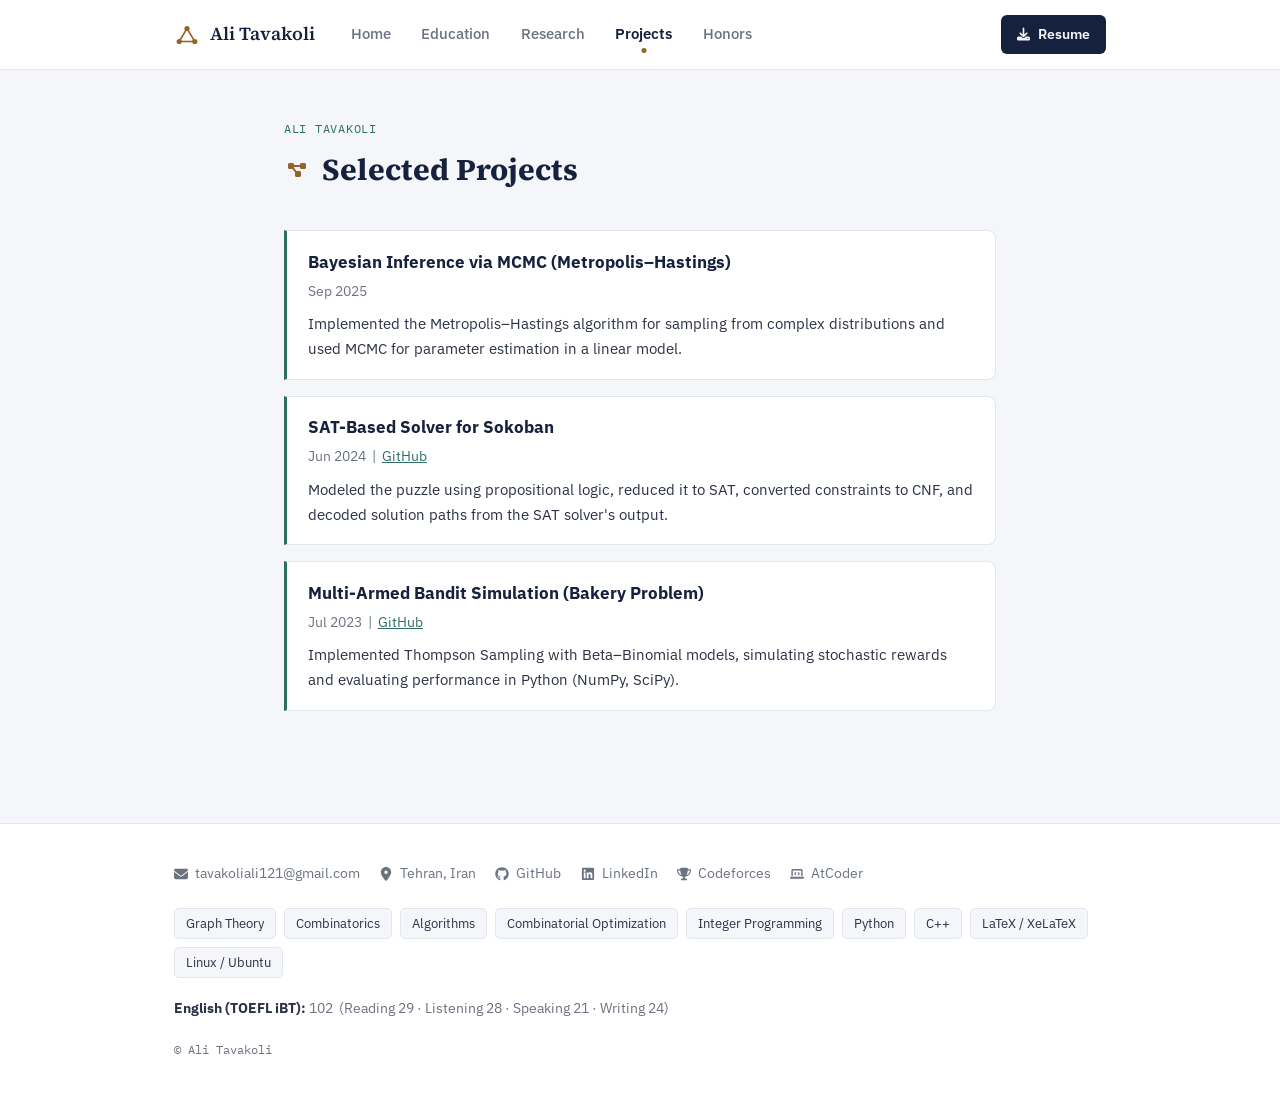
<file: projects.html>
<!DOCTYPE html>
<html lang="en">
<head>
    <meta charset="UTF-8">
    <meta name="robots" content="index, follow">
    <meta name="viewport" content="width=device-width, initial-scale=1.0">
    <meta name="color-scheme" content="light dark">

    <title>Projects | Ali Tavakoli</title>

    <meta name="description" content="Selected programming and algorithmic projects by Ali Tavakoli, including SAT solving, Bayesian inference, and multi-armed bandits.">

    <meta name="author" content="Ali Tavakoli">

    <link rel="canonical" href="https://alii-tavakolii.ir/projects.html">

    <link rel="icon" type="image/svg+xml" href="favicon.svg">

    <!-- Open Graph -->
    <meta property="og:title" content="Projects | Ali Tavakoli">
    <meta property="og:description" content="Selected programming and algorithmic projects by Ali Tavakoli, including SAT solving, Bayesian inference, and multi-armed bandits.">
    <meta property="og:type" content="website">
    <meta property="og:url" content="https://alii-tavakolii.ir/projects.html">
    <meta property="og:image" content="https://alii-tavakolii.ir/ali-tavakoli-portfolio.jpg">
    <meta property="og:image:width" content="640">
    <meta property="og:image:height" content="640">
    <meta property="og:image:alt" content="Portrait of Ali Tavakoli">

    <!-- Twitter -->
    <meta name="twitter:card" content="summary">
    <meta name="twitter:image" content="https://alii-tavakolii.ir/ali-tavakoli-portfolio.jpg">
    <meta name="twitter:image:alt" content="Portrait of Ali Tavakoli">

    <!-- Structured Data -->
    <script type="application/ld+json">
    {
      "@context": "https://schema.org",
      "@type": "Person",
      "name": "Ali Tavakoli",
      "jobTitle": "Computer Science Student",
      "affiliation": {
        "@type": "CollegeOrUniversity",
        "name": "University of Tehran"
      },
      "url": "https://alii-tavakolii.ir/",
      "image": "https://alii-tavakolii.ir/ali-tavakoli-portfolio.jpg",
      "sameAs": [
        "https://github.com/Alii-Tavakolii",
        "https://www.linkedin.com/in/aliitavakolii/",
        "https://codeforces.com/profile/Ali_Tavakoli",
        "https://atcoder.jp/users/Ali_Tavakoli"
      ],
      "knowsAbout": [
        "Algorithms",
        "Graph Theory",
        "Combinatorial Optimization",
        "Integer Programming",
        "Combinatorics",
        "Competitive Programming"
      ]
    }
    </script>

    <link rel="preload" as="font" type="font/woff2" href="fonts/ibm-plex-sans-latin-400-normal.woff2" crossorigin>
    <link rel="preload" as="font" type="font/woff2" href="fonts/source-serif-4-latin-700-normal.woff2" crossorigin>
    <link rel="stylesheet" href="fonts/fonts.css">

    <link rel="stylesheet" href="style.css">
</head>
<body>
    <a class="skip-link" href="#main">Skip to content</a>
    <header class="site-nav">
        <div class="nav-inner">
            <a class="nav-logo" href="/"><svg class="logo-mark" viewBox="0 0 40 40" aria-hidden="true">
    <line x1="8" y1="30" x2="20" y2="10" stroke="currentColor" stroke-width="2.4"/>
    <line x1="20" y1="10" x2="32" y2="30" stroke="currentColor" stroke-width="2.4"/>
    <line x1="8" y1="30" x2="32" y2="30" stroke="currentColor" stroke-width="2.4"/>
    <circle cx="8" cy="30" r="4" fill="currentColor"/>
    <circle cx="20" cy="10" r="4" fill="currentColor"/>
    <circle cx="32" cy="30" r="4" fill="currentColor"/>
</svg><span>Ali Tavakoli</span></a>
            <nav class="nav-links" aria-label="Primary">
            <a href="/">Home</a>
            <a href="education.html">Education</a>
            <a href="research.html">Research</a>
            <a href="projects.html" class="active" aria-current="page">Projects</a>
            <a href="honors.html">Honors</a>
            </nav>
            <a class="nav-resume" href="resume.pdf" download>
                <svg class="icon-svg" viewBox="0 0 512 512" aria-hidden="true"><path d="M288 32c0-17.7-14.3-32-32-32s-32 14.3-32 32V274.7l-73.4-73.4c-12.5-12.5-32.8-12.5-45.3 0s-12.5 32.8 0 45.3l128 128c12.5 12.5 32.8 12.5 45.3 0l128-128c12.5-12.5 12.5-32.8 0-45.3s-32.8-12.5-45.3 0L288 274.7V32zM64 352c-35.3 0-64 28.7-64 64v32c0 35.3 28.7 64 64 64H448c35.3 0 64-28.7 64-64V416c0-35.3-28.7-64-64-64H346.5l-45.3 45.3c-25 25-65.5 25-90.5 0L165.5 352H64zm368 56a24 24 0 1 1 0 48 24 24 0 1 1 0-48z"/></svg>
                Resume
            </a>
        </div>
    </header>
    <main id="main">
        <div class="page">
            <p class="page-eyebrow">Ali Tavakoli</p>
            <div class="page-header"><svg class="icon-svg" viewBox="0 0 576 512" aria-hidden="true"><path d="M0 80C0 53.5 21.5 32 48 32h96c26.5 0 48 21.5 48 48V96H384V80c0-26.5 21.5-48 48-48h96c26.5 0 48 21.5 48 48v96c0 26.5-21.5 48-48 48H432c-26.5 0-48-21.5-48-48V160H192v16c0 1.7-.1 3.4-.3 5L272 288h96c26.5 0 48 21.5 48 48v96c0 26.5-21.5 48-48 48H272c-26.5 0-48-21.5-48-48V336c0-1.7 .1-3.4 .3-5L144 224H48c-26.5 0-48-21.5-48-48V80z"/></svg><h1>Selected Projects</h1></div>

            <div class="project-item">
                <h3>Bayesian Inference via MCMC (Metropolis&ndash;Hastings)</h3>
                <p class="sub-text">Sep 2025</p>
                <p>Implemented the Metropolis&ndash;Hastings algorithm for sampling from complex distributions and used MCMC for parameter estimation in a linear model.</p>
            </div>

            <div class="project-item">
                <h3>SAT-Based Solver for Sokoban</h3>
                <p class="sub-text">Jun 2024 &nbsp;|&nbsp; <a href="https://github.com/Alii-Tavakolii/Sokoban" target="_blank" rel="noopener noreferrer">GitHub</a></p>
                <p>Modeled the puzzle using propositional logic, reduced it to SAT, converted constraints to CNF, and decoded solution paths from the SAT solver's output.</p>
            </div>

            <div class="project-item">
                <h3>Multi-Armed Bandit Simulation (Bakery Problem)</h3>
                <p class="sub-text">Jul 2023 &nbsp;|&nbsp; <a href="https://github.com/Alii-Tavakolii/Bakery_problem" target="_blank" rel="noopener noreferrer">GitHub</a></p>
                <p>Implemented Thompson Sampling with Beta&ndash;Binomial models, simulating stochastic rewards and evaluating performance in Python (NumPy, SciPy).</p>
            </div>
        </div>
    </main>
    <footer class="site-footer">
        <div class="footer-inner">
            <div class="footer-contact">
                <a href="mailto:tavakoliali121@gmail.com"><svg class="icon-svg" viewBox="0 0 512 512" aria-hidden="true"><path d="M48 64C21.5 64 0 85.5 0 112c0 15.1 7.1 29.3 19.2 38.4L236.8 313.6c11.4 8.5 27 8.5 38.4 0L492.8 150.4c12.1-9.1 19.2-23.3 19.2-38.4c0-26.5-21.5-48-48-48H48zM0 176V384c0 35.3 28.7 64 64 64H448c35.3 0 64-28.7 64-64V176L294.4 339.2c-22.8 17.1-54 17.1-76.8 0L0 176z"/></svg> tavakoliali121@gmail.com</a>
                <span><svg class="icon-svg" viewBox="0 0 384 512" aria-hidden="true"><path d="M215.7 499.2C267 435 384 279.4 384 192C384 86 298 0 192 0S0 86 0 192c0 87.4 117 243 168.3 307.2c12.3 15.3 35.1 15.3 47.4 0zM192 128a64 64 0 1 1 0 128 64 64 0 1 1 0-128z"/></svg> Tehran, Iran</span>
                <a href="https://github.com/Alii-Tavakolii" target="_blank" rel="noopener noreferrer"><svg class="icon-svg" viewBox="0 0 496 512" aria-hidden="true"><path d="M165.9 397.4c0 2-2.3 3.6-5.2 3.6-3.3.3-5.6-1.3-5.6-3.6 0-2 2.3-3.6 5.2-3.6 3-.3 5.6 1.3 5.6 3.6zm-31.1-4.5c-.7 2 1.3 4.3 4.3 4.9 2.6 1 5.6 0 6.2-2s-1.3-4.3-4.3-5.2c-2.6-.7-5.5.3-6.2 2.3zm44.2-1.7c-2.9.7-4.9 2.6-4.6 4.9.3 2 2.9 3.3 5.9 2.6 2.9-.7 4.9-2.6 4.6-4.6-.3-1.9-3-3.2-5.9-2.9zM244.8 8C106.1 8 0 113.3 0 252c0 110.9 69.8 205.8 169.5 239.2 12.8 2.3 17.3-5.6 17.3-12.1 0-6.2-.3-40.4-.3-61.4 0 0-70 15-84.7-29.8 0 0-11.4-29.1-27.8-36.6 0 0-22.9-15.7 1.6-15.4 0 0 24.9 2 38.6 25.8 21.9 38.6 58.6 27.5 72.9 20.9 2.3-16 8.8-27.1 16-33.7-55.9-6.2-112.3-14.3-112.3-110.5 0-27.5 7.6-41.3 23.6-58.9-2.6-6.5-11.1-33.3 2.6-67.9 20.9-6.5 69 27 69 27 20-5.6 41.5-8.5 62.8-8.5s42.8 2.9 62.8 8.5c0 0 48.1-33.6 69-27 13.7 34.7 5.2 61.4 2.6 67.9 16 17.7 25.8 31.5 25.8 58.9 0 96.5-58.9 104.2-114.8 110.5 9.2 7.9 17 22.9 17 46.4 0 33.7-.3 75.4-.3 83.6 0 6.5 4.6 14.4 17.3 12.1C428.2 457.8 496 362.9 496 252 496 113.3 383.5 8 244.8 8zM97.2 352.9c-1.3 1-1 3.3.7 5.2 1.6 1.6 3.9 2.3 5.2 1 1.3-1 1-3.3-.7-5.2-1.6-1.6-3.9-2.3-5.2-1zm-10.8-8.1c-.7 1.3.3 2.9 2.3 3.9 1.6 1 3.6.7 4.3-.7.7-1.3-.3-2.9-2.3-3.9-2-.6-3.6-.3-4.3.7zm32.4 35.6c-1.6 1.3-1 4.3 1.3 6.2 2.3 2.3 5.2 2.6 6.5 1 1.3-1.3.7-4.3-1.3-6.2-2.2-2.3-5.2-2.6-6.5-1zm-11.4-14.7c-1.6 1-1.6 3.6 0 5.9 1.6 2.3 4.3 3.3 5.6 2.3 1.6-1.3 1.6-3.9 0-6.2-1.4-2.3-4-3.3-5.6-2z"/></svg> GitHub</a>
                <a href="https://www.linkedin.com/in/aliitavakolii/" target="_blank" rel="noopener noreferrer"><svg class="icon-svg" viewBox="0 0 448 512" aria-hidden="true"><path d="M416 32H31.9C14.3 32 0 46.5 0 64.3v383.4C0 465.5 14.3 480 31.9 480H416c17.6 0 32-14.5 32-32.3V64.3c0-17.8-14.4-32.3-32-32.3zM135.4 416H69V202.2h66.5V416zm-33.2-243c-21.3 0-38.5-17.3-38.5-38.5S80.9 96 102.2 96c21.2 0 38.5 17.3 38.5 38.5 0 21.3-17.2 38.5-38.5 38.5zm282.1 243h-66.4V312c0-24.8-.5-56.7-34.5-56.7-34.6 0-39.9 27-39.9 54.9V416h-66.4V202.2h63.7v29.2h.9c8.9-16.8 30.6-34.5 62.9-34.5 67.2 0 79.7 44.3 79.7 101.9V416z"/></svg> LinkedIn</a>
                <a href="https://codeforces.com/profile/Ali_Tavakoli" target="_blank" rel="noopener noreferrer"><svg class="icon-svg" viewBox="0 0 576 512" aria-hidden="true"><path d="M400 0H176c-26.5 0-48.1 21.8-47.1 48.2c.2 5.3 .4 10.6 .7 15.8H24C10.7 64 0 74.7 0 88c0 92.6 33.5 157 78.5 200.7c44.3 43.1 98.3 64.8 138.1 75.8c23.4 6.5 39.4 26 39.4 45.6c0 20.9-17 37.9-37.9 37.9H192c-17.7 0-32 14.3-32 32s14.3 32 32 32H384c17.7 0 32-14.3 32-32s-14.3-32-32-32H357.9C337 448 320 431 320 410.1c0-19.6 15.9-39.2 39.4-45.6c39.9-11 93.9-32.7 138.2-75.8C542.5 245 576 180.6 576 88c0-13.3-10.7-24-24-24H446.4c.3-5.2 .5-10.4 .7-15.8C448.1 21.8 426.5 0 400 0zM48.9 112h84.4c9.1 90.1 29.2 150.3 51.9 190.6c-24.9-11-50.8-26.5-73.2-48.3c-32-31.1-58-76-63-142.3zM464.1 254.3c-22.4 21.8-48.3 37.3-73.2 48.3c22.7-40.3 42.8-100.5 51.9-190.6h84.4c-5.1 66.3-31.1 111.2-63 142.3z"/></svg> Codeforces</a>
                <a href="https://atcoder.jp/users/Ali_Tavakoli" target="_blank" rel="noopener noreferrer"><svg class="icon-svg" viewBox="0 0 640 512" aria-hidden="true"><path d="M64 96c0-35.3 28.7-64 64-64H512c35.3 0 64 28.7 64 64V352H512V96H128V352H64V96zM0 403.2C0 392.6 8.6 384 19.2 384H620.8c10.6 0 19.2 8.6 19.2 19.2c0 42.4-34.4 76.8-76.8 76.8H76.8C34.4 480 0 445.6 0 403.2zM281 209l-31 31 31 31c9.4 9.4 9.4 24.6 0 33.9s-24.6 9.4-33.9 0l-48-48c-9.4-9.4-9.4-24.6 0-33.9l48-48c9.4-9.4 24.6-9.4 33.9 0s9.4 24.6 0 33.9zM393 175l48 48c9.4 9.4 9.4 24.6 0 33.9l-48 48c-9.4 9.4-24.6 9.4-33.9 0s-9.4-24.6 0-33.9l31-31-31-31c-9.4-9.4-9.4-24.6 0-33.9s24.6-9.4 33.9 0z"/></svg> AtCoder</a>
            </div>
            <div class="footer-skills">
                <span class="skill-tag">Graph Theory</span>
                <span class="skill-tag">Combinatorics</span>
                <span class="skill-tag">Algorithms</span>
                <span class="skill-tag">Combinatorial Optimization</span>
                <span class="skill-tag">Integer Programming</span>
                <span class="skill-tag">Python</span>
                <span class="skill-tag">C++</span>
                <span class="skill-tag">LaTeX / XeLaTeX</span>
                <span class="skill-tag">Linux / Ubuntu</span>
            </div>
            <p class="footer-lang"><strong>English (TOEFL iBT):</strong> 102 &nbsp;(Reading 29 &middot; Listening 28 &middot; Speaking 21 &middot; Writing 24)</p>
            <p class="footer-copy">&copy; Ali Tavakoli</p>
        </div>
    </footer>
</body>
</html>
</file>
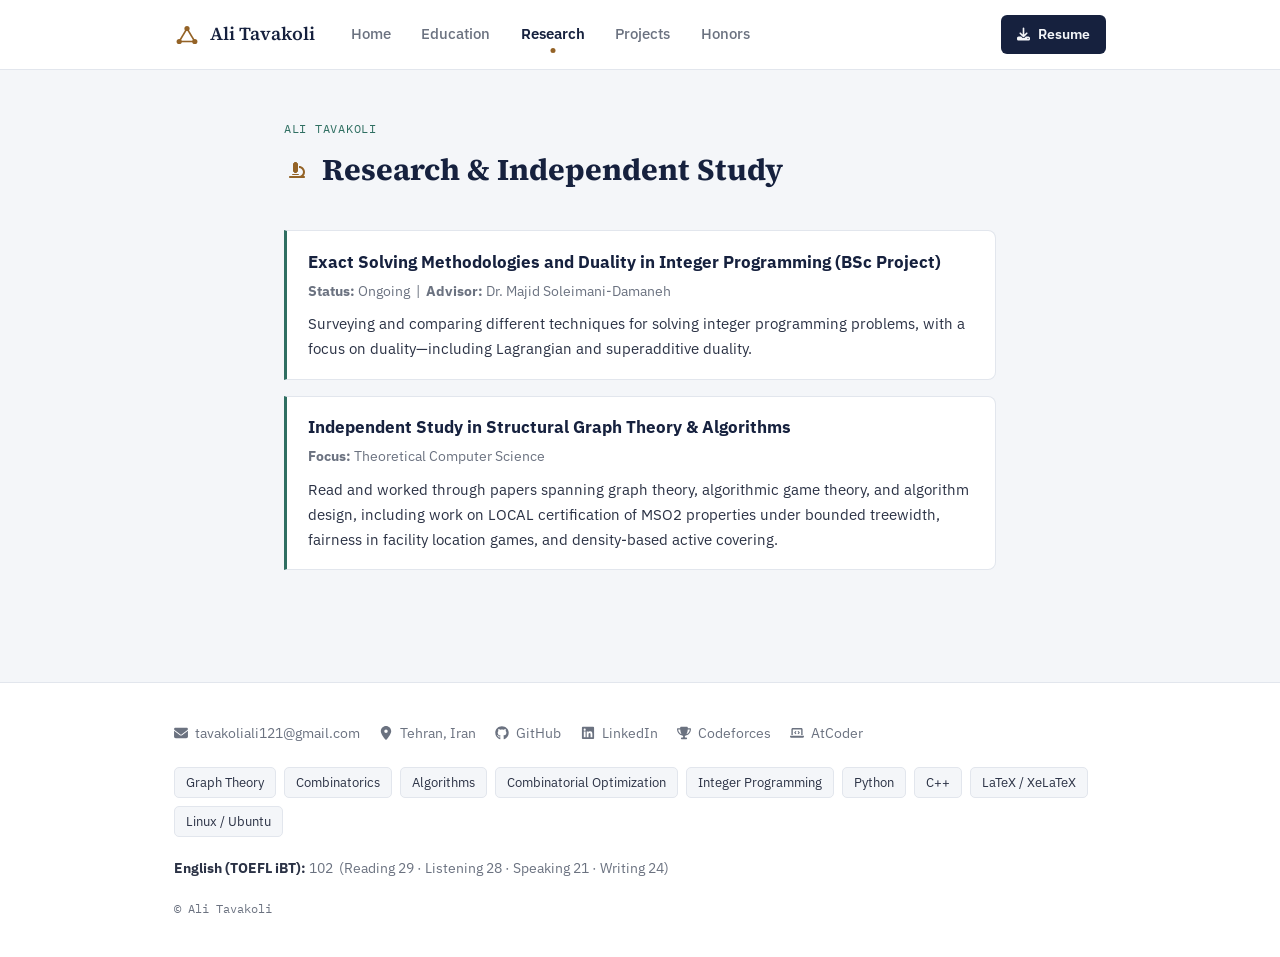
<file: research.html>
<!DOCTYPE html>
<html lang="en">
<head>
    <meta charset="UTF-8">
    <meta name="robots" content="index, follow">
    <meta name="viewport" content="width=device-width, initial-scale=1.0">
    <meta name="color-scheme" content="light dark">

    <title>Research & Independent Study | Ali Tavakoli</title>

    <meta name="description" content="Research and independent study by Ali Tavakoli in integer programming, graph theory, and algorithmic game theory.">

    <meta name="author" content="Ali Tavakoli">

    <link rel="canonical" href="https://alii-tavakolii.ir/research.html">

    <link rel="icon" type="image/svg+xml" href="favicon.svg">

    <!-- Open Graph -->
    <meta property="og:title" content="Research & Independent Study | Ali Tavakoli">
    <meta property="og:description" content="Research and independent study by Ali Tavakoli in integer programming, graph theory, and algorithmic game theory.">
    <meta property="og:type" content="website">
    <meta property="og:url" content="https://alii-tavakolii.ir/research.html">
    <meta property="og:image" content="https://alii-tavakolii.ir/ali-tavakoli-portfolio.jpg">
    <meta property="og:image:width" content="640">
    <meta property="og:image:height" content="640">
    <meta property="og:image:alt" content="Portrait of Ali Tavakoli">

    <!-- Twitter -->
    <meta name="twitter:card" content="summary">
    <meta name="twitter:image" content="https://alii-tavakolii.ir/ali-tavakoli-portfolio.jpg">
    <meta name="twitter:image:alt" content="Portrait of Ali Tavakoli">

    <!-- Structured Data -->
    <script type="application/ld+json">
    {
      "@context": "https://schema.org",
      "@type": "Person",
      "name": "Ali Tavakoli",
      "jobTitle": "Computer Science Student",
      "affiliation": {
        "@type": "CollegeOrUniversity",
        "name": "University of Tehran"
      },
      "url": "https://alii-tavakolii.ir/",
      "image": "https://alii-tavakolii.ir/ali-tavakoli-portfolio.jpg",
      "sameAs": [
        "https://github.com/Alii-Tavakolii",
        "https://www.linkedin.com/in/aliitavakolii/",
        "https://codeforces.com/profile/Ali_Tavakoli",
        "https://atcoder.jp/users/Ali_Tavakoli"
      ],
      "knowsAbout": [
        "Algorithms",
        "Graph Theory",
        "Combinatorial Optimization",
        "Integer Programming",
        "Combinatorics",
        "Competitive Programming"
      ]
    }
    </script>

    <link rel="preload" as="font" type="font/woff2" href="fonts/ibm-plex-sans-latin-400-normal.woff2" crossorigin>
    <link rel="preload" as="font" type="font/woff2" href="fonts/source-serif-4-latin-700-normal.woff2" crossorigin>
    <link rel="stylesheet" href="fonts/fonts.css">

    <link rel="stylesheet" href="style.css">
</head>
<body>
    <a class="skip-link" href="#main">Skip to content</a>
    <header class="site-nav">
        <div class="nav-inner">
            <a class="nav-logo" href="/"><svg class="logo-mark" viewBox="0 0 40 40" aria-hidden="true">
    <line x1="8" y1="30" x2="20" y2="10" stroke="currentColor" stroke-width="2.4"/>
    <line x1="20" y1="10" x2="32" y2="30" stroke="currentColor" stroke-width="2.4"/>
    <line x1="8" y1="30" x2="32" y2="30" stroke="currentColor" stroke-width="2.4"/>
    <circle cx="8" cy="30" r="4" fill="currentColor"/>
    <circle cx="20" cy="10" r="4" fill="currentColor"/>
    <circle cx="32" cy="30" r="4" fill="currentColor"/>
</svg><span>Ali Tavakoli</span></a>
            <nav class="nav-links" aria-label="Primary">
            <a href="/">Home</a>
            <a href="education.html">Education</a>
            <a href="research.html" class="active" aria-current="page">Research</a>
            <a href="projects.html">Projects</a>
            <a href="honors.html">Honors</a>
            </nav>
            <a class="nav-resume" href="resume.pdf" download>
                <svg class="icon-svg" viewBox="0 0 512 512" aria-hidden="true"><path d="M288 32c0-17.7-14.3-32-32-32s-32 14.3-32 32V274.7l-73.4-73.4c-12.5-12.5-32.8-12.5-45.3 0s-12.5 32.8 0 45.3l128 128c12.5 12.5 32.8 12.5 45.3 0l128-128c12.5-12.5 12.5-32.8 0-45.3s-32.8-12.5-45.3 0L288 274.7V32zM64 352c-35.3 0-64 28.7-64 64v32c0 35.3 28.7 64 64 64H448c35.3 0 64-28.7 64-64V416c0-35.3-28.7-64-64-64H346.5l-45.3 45.3c-25 25-65.5 25-90.5 0L165.5 352H64zm368 56a24 24 0 1 1 0 48 24 24 0 1 1 0-48z"/></svg>
                Resume
            </a>
        </div>
    </header>
    <main id="main">
        <div class="page">
            <p class="page-eyebrow">Ali Tavakoli</p>
            <div class="page-header"><svg class="icon-svg" viewBox="0 0 512 512" aria-hidden="true"><path d="M160 32c0-17.7 14.3-32 32-32h32c17.7 0 32 14.3 32 32c17.7 0 32 14.3 32 32V288c0 17.7-14.3 32-32 32c0 17.7-14.3 32-32 32H192c-17.7 0-32-14.3-32-32c-17.7 0-32-14.3-32-32V64c0-17.7 14.3-32 32-32zM32 448H320c70.7 0 128-57.3 128-128s-57.3-128-128-128V128c106 0 192 86 192 192c0 49.2-18.5 94-48.9 128H480c17.7 0 32 14.3 32 32s-14.3 32-32 32H320 32c-17.7 0-32-14.3-32-32s14.3-32 32-32zm80-64H304c8.8 0 16 7.2 16 16s-7.2 16-16 16H112c-8.8 0-16-7.2-16-16s7.2-16 16-16z"/></svg><h1>Research &amp; Independent Study</h1></div>

            <div class="project-item">
                <h3>Exact Solving Methodologies and Duality in Integer Programming (BSc Project)</h3>
                <p class="sub-text"><strong>Status:</strong> Ongoing &nbsp;|&nbsp; <strong>Advisor:</strong> Dr. Majid Soleimani-Damaneh</p>
                <p>Surveying and comparing different techniques for solving integer programming problems, with a focus on duality&mdash;including Lagrangian and superadditive duality.</p>
            </div>

            <div class="project-item">
                <h3>Independent Study in Structural Graph Theory &amp; Algorithms</h3>
                <p class="sub-text"><strong>Focus:</strong> Theoretical Computer Science</p>
                <p>Read and worked through papers spanning graph theory, algorithmic game theory, and algorithm design, including work on LOCAL certification of MSO2 properties under bounded treewidth, fairness in facility location games, and density-based active covering.</p>
            </div>
        </div>
    </main>
    <footer class="site-footer">
        <div class="footer-inner">
            <div class="footer-contact">
                <a href="mailto:tavakoliali121@gmail.com"><svg class="icon-svg" viewBox="0 0 512 512" aria-hidden="true"><path d="M48 64C21.5 64 0 85.5 0 112c0 15.1 7.1 29.3 19.2 38.4L236.8 313.6c11.4 8.5 27 8.5 38.4 0L492.8 150.4c12.1-9.1 19.2-23.3 19.2-38.4c0-26.5-21.5-48-48-48H48zM0 176V384c0 35.3 28.7 64 64 64H448c35.3 0 64-28.7 64-64V176L294.4 339.2c-22.8 17.1-54 17.1-76.8 0L0 176z"/></svg> tavakoliali121@gmail.com</a>
                <span><svg class="icon-svg" viewBox="0 0 384 512" aria-hidden="true"><path d="M215.7 499.2C267 435 384 279.4 384 192C384 86 298 0 192 0S0 86 0 192c0 87.4 117 243 168.3 307.2c12.3 15.3 35.1 15.3 47.4 0zM192 128a64 64 0 1 1 0 128 64 64 0 1 1 0-128z"/></svg> Tehran, Iran</span>
                <a href="https://github.com/Alii-Tavakolii" target="_blank" rel="noopener noreferrer"><svg class="icon-svg" viewBox="0 0 496 512" aria-hidden="true"><path d="M165.9 397.4c0 2-2.3 3.6-5.2 3.6-3.3.3-5.6-1.3-5.6-3.6 0-2 2.3-3.6 5.2-3.6 3-.3 5.6 1.3 5.6 3.6zm-31.1-4.5c-.7 2 1.3 4.3 4.3 4.9 2.6 1 5.6 0 6.2-2s-1.3-4.3-4.3-5.2c-2.6-.7-5.5.3-6.2 2.3zm44.2-1.7c-2.9.7-4.9 2.6-4.6 4.9.3 2 2.9 3.3 5.9 2.6 2.9-.7 4.9-2.6 4.6-4.6-.3-1.9-3-3.2-5.9-2.9zM244.8 8C106.1 8 0 113.3 0 252c0 110.9 69.8 205.8 169.5 239.2 12.8 2.3 17.3-5.6 17.3-12.1 0-6.2-.3-40.4-.3-61.4 0 0-70 15-84.7-29.8 0 0-11.4-29.1-27.8-36.6 0 0-22.9-15.7 1.6-15.4 0 0 24.9 2 38.6 25.8 21.9 38.6 58.6 27.5 72.9 20.9 2.3-16 8.8-27.1 16-33.7-55.9-6.2-112.3-14.3-112.3-110.5 0-27.5 7.6-41.3 23.6-58.9-2.6-6.5-11.1-33.3 2.6-67.9 20.9-6.5 69 27 69 27 20-5.6 41.5-8.5 62.8-8.5s42.8 2.9 62.8 8.5c0 0 48.1-33.6 69-27 13.7 34.7 5.2 61.4 2.6 67.9 16 17.7 25.8 31.5 25.8 58.9 0 96.5-58.9 104.2-114.8 110.5 9.2 7.9 17 22.9 17 46.4 0 33.7-.3 75.4-.3 83.6 0 6.5 4.6 14.4 17.3 12.1C428.2 457.8 496 362.9 496 252 496 113.3 383.5 8 244.8 8zM97.2 352.9c-1.3 1-1 3.3.7 5.2 1.6 1.6 3.9 2.3 5.2 1 1.3-1 1-3.3-.7-5.2-1.6-1.6-3.9-2.3-5.2-1zm-10.8-8.1c-.7 1.3.3 2.9 2.3 3.9 1.6 1 3.6.7 4.3-.7.7-1.3-.3-2.9-2.3-3.9-2-.6-3.6-.3-4.3.7zm32.4 35.6c-1.6 1.3-1 4.3 1.3 6.2 2.3 2.3 5.2 2.6 6.5 1 1.3-1.3.7-4.3-1.3-6.2-2.2-2.3-5.2-2.6-6.5-1zm-11.4-14.7c-1.6 1-1.6 3.6 0 5.9 1.6 2.3 4.3 3.3 5.6 2.3 1.6-1.3 1.6-3.9 0-6.2-1.4-2.3-4-3.3-5.6-2z"/></svg> GitHub</a>
                <a href="https://www.linkedin.com/in/aliitavakolii/" target="_blank" rel="noopener noreferrer"><svg class="icon-svg" viewBox="0 0 448 512" aria-hidden="true"><path d="M416 32H31.9C14.3 32 0 46.5 0 64.3v383.4C0 465.5 14.3 480 31.9 480H416c17.6 0 32-14.5 32-32.3V64.3c0-17.8-14.4-32.3-32-32.3zM135.4 416H69V202.2h66.5V416zm-33.2-243c-21.3 0-38.5-17.3-38.5-38.5S80.9 96 102.2 96c21.2 0 38.5 17.3 38.5 38.5 0 21.3-17.2 38.5-38.5 38.5zm282.1 243h-66.4V312c0-24.8-.5-56.7-34.5-56.7-34.6 0-39.9 27-39.9 54.9V416h-66.4V202.2h63.7v29.2h.9c8.9-16.8 30.6-34.5 62.9-34.5 67.2 0 79.7 44.3 79.7 101.9V416z"/></svg> LinkedIn</a>
                <a href="https://codeforces.com/profile/Ali_Tavakoli" target="_blank" rel="noopener noreferrer"><svg class="icon-svg" viewBox="0 0 576 512" aria-hidden="true"><path d="M400 0H176c-26.5 0-48.1 21.8-47.1 48.2c.2 5.3 .4 10.6 .7 15.8H24C10.7 64 0 74.7 0 88c0 92.6 33.5 157 78.5 200.7c44.3 43.1 98.3 64.8 138.1 75.8c23.4 6.5 39.4 26 39.4 45.6c0 20.9-17 37.9-37.9 37.9H192c-17.7 0-32 14.3-32 32s14.3 32 32 32H384c17.7 0 32-14.3 32-32s-14.3-32-32-32H357.9C337 448 320 431 320 410.1c0-19.6 15.9-39.2 39.4-45.6c39.9-11 93.9-32.7 138.2-75.8C542.5 245 576 180.6 576 88c0-13.3-10.7-24-24-24H446.4c.3-5.2 .5-10.4 .7-15.8C448.1 21.8 426.5 0 400 0zM48.9 112h84.4c9.1 90.1 29.2 150.3 51.9 190.6c-24.9-11-50.8-26.5-73.2-48.3c-32-31.1-58-76-63-142.3zM464.1 254.3c-22.4 21.8-48.3 37.3-73.2 48.3c22.7-40.3 42.8-100.5 51.9-190.6h84.4c-5.1 66.3-31.1 111.2-63 142.3z"/></svg> Codeforces</a>
                <a href="https://atcoder.jp/users/Ali_Tavakoli" target="_blank" rel="noopener noreferrer"><svg class="icon-svg" viewBox="0 0 640 512" aria-hidden="true"><path d="M64 96c0-35.3 28.7-64 64-64H512c35.3 0 64 28.7 64 64V352H512V96H128V352H64V96zM0 403.2C0 392.6 8.6 384 19.2 384H620.8c10.6 0 19.2 8.6 19.2 19.2c0 42.4-34.4 76.8-76.8 76.8H76.8C34.4 480 0 445.6 0 403.2zM281 209l-31 31 31 31c9.4 9.4 9.4 24.6 0 33.9s-24.6 9.4-33.9 0l-48-48c-9.4-9.4-9.4-24.6 0-33.9l48-48c9.4-9.4 24.6-9.4 33.9 0s9.4 24.6 0 33.9zM393 175l48 48c9.4 9.4 9.4 24.6 0 33.9l-48 48c-9.4 9.4-24.6 9.4-33.9 0s-9.4-24.6 0-33.9l31-31-31-31c-9.4-9.4-9.4-24.6 0-33.9s24.6-9.4 33.9 0z"/></svg> AtCoder</a>
            </div>
            <div class="footer-skills">
                <span class="skill-tag">Graph Theory</span>
                <span class="skill-tag">Combinatorics</span>
                <span class="skill-tag">Algorithms</span>
                <span class="skill-tag">Combinatorial Optimization</span>
                <span class="skill-tag">Integer Programming</span>
                <span class="skill-tag">Python</span>
                <span class="skill-tag">C++</span>
                <span class="skill-tag">LaTeX / XeLaTeX</span>
                <span class="skill-tag">Linux / Ubuntu</span>
            </div>
            <p class="footer-lang"><strong>English (TOEFL iBT):</strong> 102 &nbsp;(Reading 29 &middot; Listening 28 &middot; Speaking 21 &middot; Writing 24)</p>
            <p class="footer-copy">&copy; Ali Tavakoli</p>
        </div>
    </footer>
</body>
</html>
</file>
<file: fonts/fonts.css>
/* Self-hosted fonts — replaces the Google Fonts network request chain */

@font-face {
  font-family: 'Source Serif 4';
  font-style: normal;
  font-weight: 600;
  font-display: swap;
  src: url('source-serif-4-latin-600-normal.woff2') format('woff2');
}
@font-face {
  font-family: 'Source Serif 4';
  font-style: normal;
  font-weight: 700;
  font-display: swap;
  src: url('source-serif-4-latin-700-normal.woff2') format('woff2');
}

@font-face {
  font-family: 'IBM Plex Sans';
  font-style: normal;
  font-weight: 400;
  font-display: swap;
  src: url('ibm-plex-sans-latin-400-normal.woff2') format('woff2');
}
@font-face {
  font-family: 'IBM Plex Sans';
  font-style: normal;
  font-weight: 500;
  font-display: swap;
  src: url('ibm-plex-sans-latin-500-normal.woff2') format('woff2');
}
@font-face {
  font-family: 'IBM Plex Sans';
  font-style: normal;
  font-weight: 600;
  font-display: swap;
  src: url('ibm-plex-sans-latin-600-normal.woff2') format('woff2');
}
@font-face {
  font-family: 'IBM Plex Sans';
  font-style: normal;
  font-weight: 700;
  font-display: swap;
  src: url('ibm-plex-sans-latin-700-normal.woff2') format('woff2');
}

@font-face {
  font-family: 'IBM Plex Mono';
  font-style: normal;
  font-weight: 400;
  font-display: swap;
  src: url('ibm-plex-mono-latin-400-normal.woff2') format('woff2');
}
@font-face {
  font-family: 'IBM Plex Mono';
  font-style: normal;
  font-weight: 500;
  font-display: swap;
  src: url('ibm-plex-mono-latin-500-normal.woff2') format('woff2');
}
@font-face {
  font-family: 'IBM Plex Mono';
  font-style: normal;
  font-weight: 600;
  font-display: swap;
  src: url('ibm-plex-mono-latin-600-normal.woff2') format('woff2');
}
</file>
<file: style.css>
:root {
    --bg: #F4F6F9;
    --card: #FFFFFF;
    --ink: #16213E;
    --text: #2B3245;
    --muted: #6B7280;
    --accent: #946327;
    --line: #2F6F62;
    --border: #E2E6ED;
    --shadow: 0 6px 20px -8px rgba(22, 33, 62, 0.18);
}

@media (prefers-color-scheme: dark) {
    :root {
        --bg: #10182A;
        --card: #182238;
        --ink: #EAF0FF;
        --text: #D7DCE5;
        --muted: #98A2B3;
        --accent: #D9A653;
        --line: #4FA898;
        --border: #2B3654;
        --shadow: 0 6px 24px -8px rgba(0, 0, 0, 0.5);
    }
}

* {
    margin: 0;
    padding: 0;
    box-sizing: border-box;
}

html {
    scroll-behavior: smooth;
}

.icon-svg {
    width: 1em;
    height: 1em;
    fill: currentColor;
    flex-shrink: 0;
    vertical-align: -0.125em;
}

body {
    font-family: 'IBM Plex Sans', sans-serif;
    background-color: var(--bg);
    color: var(--text);
    line-height: 1.65;
}

.skip-link {
    position: absolute;
    left: -999px;
    top: 0;
    background: var(--ink);
    color: var(--bg);
    padding: 10px 16px;
    z-index: 100;
}

.skip-link:focus {
    left: 12px;
    top: 12px;
}

a {
    color: var(--line);
}

a:focus-visible {
    outline: 3px solid var(--accent);
    outline-offset: 3px;
    border-radius: 4px;
}

/* ---------- Top navigation ---------- */

.site-nav {
    position: sticky;
    top: 0;
    z-index: 20;
    background-color: var(--card);
    border-bottom: 1px solid var(--border);
}

.nav-inner {
    max-width: 980px;
    margin: 0 auto;
    padding: 0.9rem 1.5rem;
    display: flex;
    align-items: center;
    gap: 1.5rem;
}

.nav-logo {
    display: flex;
    align-items: center;
    gap: 10px;
    color: var(--ink);
    text-decoration: none;
    font-family: 'Source Serif 4', serif;
    font-weight: 600;
    font-size: 1.15rem;
    white-space: nowrap;
}

.logo-mark {
    width: 26px;
    height: 26px;
    color: var(--accent);
}

.nav-links {
    display: flex;
    gap: 0.4rem;
    flex-grow: 1;
    overflow-x: auto;
    scrollbar-width: none;
}

.nav-links::-webkit-scrollbar {
    display: none;
}

.nav-links a {
    position: relative;
    padding: 8px 12px;
    color: var(--muted);
    text-decoration: none;
    font-size: 0.92rem;
    font-weight: 500;
    white-space: nowrap;
    border-radius: 6px;
    transition: color 0.15s, background-color 0.15s;
}

.nav-links a:hover {
    color: var(--ink);
    background-color: var(--bg);
}

.nav-links a.active {
    color: var(--ink);
    font-weight: 600;
}

.nav-links a.active::after {
    content: "";
    position: absolute;
    left: 50%;
    bottom: 2px;
    transform: translateX(-50%);
    width: 5px;
    height: 5px;
    border-radius: 50%;
    background-color: var(--accent);
}

.nav-resume {
    display: inline-flex;
    align-items: center;
    gap: 8px;
    padding: 8px 16px;
    background-color: var(--ink);
    color: var(--bg);
    border-radius: 6px;
    text-decoration: none;
    font-size: 0.88rem;
    font-weight: 600;
    white-space: nowrap;
    transition: background-color 0.15s;
}

.nav-resume:hover {
    background-color: var(--line);
}

.nav-resume .icon-svg {
    width: 13px;
}

@media (max-width: 700px) {
    .nav-inner {
        flex-wrap: wrap;
        gap: 0.6rem;
    }
    .nav-links {
        order: 3;
        width: 100%;
        justify-content: flex-start;
        border-top: 1px solid var(--border);
        padding-top: 0.5rem;
    }
}

/* ---------- Hero (home page) ---------- */

.hero {
    max-width: 980px;
    margin: 0 auto;
    padding: 4rem 1.5rem 2rem;
    text-align: center;
}

.hero-avatar {
    width: 132px;
    height: 132px;
    margin: 0 auto 1.5rem;
    border-radius: 50%;
    overflow: hidden;
    border: 3px solid var(--card);
    box-shadow: 0 0 0 3px var(--accent), var(--shadow);
}

.hero-avatar img {
    width: 100%;
    height: 100%;
    object-fit: cover;
    display: block;
}

.hero h1 {
    font-family: 'Source Serif 4', serif;
    font-weight: 700;
    font-size: 2.4rem;
    color: var(--ink);
    margin-bottom: 0.4rem;
}

.hero .tagline {
    font-size: 1.08rem;
    color: var(--muted);
    max-width: 560px;
    margin: 0 auto 1.6rem;
}

.stat-chips {
    display: flex;
    flex-wrap: wrap;
    justify-content: center;
    gap: 0.6rem;
    margin-bottom: 1.8rem;
}

.stat-chip {
    display: inline-flex;
    align-items: baseline;
    gap: 6px;
    padding: 7px 14px;
    background-color: var(--card);
    border: 1px solid var(--border);
    border-radius: 999px;
    font-size: 0.85rem;
    color: var(--text);
}

.stat-chip .stat-value {
    font-family: 'IBM Plex Mono', monospace;
    font-weight: 600;
    color: var(--accent);
}

.hero-contact {
    display: flex;
    flex-wrap: wrap;
    justify-content: center;
    gap: 1.1rem;
}

.hero-contact a {
    display: inline-flex;
    align-items: center;
    gap: 6px;
    color: var(--muted);
    text-decoration: none;
    font-size: 0.88rem;
    transition: color 0.15s;
}

.hero-contact a:hover {
    color: var(--line);
}

.hero-contact .icon-svg {
    width: 14px;
}

/* ---------- Page shell / content ---------- */

.page {
    max-width: 760px;
    margin: 0 auto;
    padding: 3rem 1.5rem 4rem;
}

.page-eyebrow {
    font-family: 'IBM Plex Mono', monospace;
    font-size: 0.78rem;
    letter-spacing: 0.06em;
    text-transform: uppercase;
    color: var(--line);
    margin-bottom: 0.4rem;
}

.page-header {
    display: flex;
    align-items: center;
    gap: 12px;
    margin-bottom: 2.2rem;
}

.page-header .icon-svg {
    width: 26px;
    color: var(--accent);
}

.page-header h1 {
    font-family: 'Source Serif 4', serif;
    font-weight: 700;
    font-size: 1.9rem;
    color: var(--ink);
}

.content-section {
    margin-bottom: 2.6rem;
}

.content-section h2.section-title {
    font-family: 'Source Serif 4', serif;
    font-weight: 600;
    font-size: 1.3rem;
    color: var(--ink);
    margin-bottom: 1.1rem;
    display: flex;
    align-items: center;
    gap: 10px;
}

.content-section h2.section-title .icon-svg {
    width: 18px;
    color: var(--accent);
}

.content-section p {
    margin-bottom: 1rem;
    color: var(--text);
}

.highlight {
    color: var(--line);
    font-weight: 600;
}

/* ---------- Timeline (graph-node motif) ---------- */

.timeline {
    position: relative;
    padding-left: 28px;
}

.timeline::before {
    content: "";
    position: absolute;
    left: 5px;
    top: 8px;
    bottom: 8px;
    width: 2px;
    background-color: var(--border);
}

.timeline-item {
    position: relative;
    margin-bottom: 2rem;
}

.timeline-item::before {
    content: "";
    position: absolute;
    left: -28px;
    top: 6px;
    width: 12px;
    height: 12px;
    border-radius: 50%;
    background-color: var(--card);
    border: 2px solid var(--accent);
}

.timeline-date {
    font-family: 'IBM Plex Mono', monospace;
    font-size: 0.82rem;
    color: var(--line);
    margin-bottom: 0.3rem;
}

.timeline-content h3 {
    font-size: 1.08rem;
    font-weight: 600;
    color: var(--ink);
    margin-bottom: 0.15rem;
}

.timeline-content h4 {
    font-size: 0.92rem;
    font-weight: 500;
    color: var(--muted);
    margin-bottom: 0.6rem;
}

.timeline-content ul {
    list-style: none;
}

.timeline-content li {
    margin-bottom: 0.5rem;
    font-size: 0.95rem;
}

/* ---------- Project / research cards ---------- */

.project-item {
    background-color: var(--card);
    border: 1px solid var(--border);
    border-left: 3px solid var(--line);
    padding: 1.1rem 1.3rem;
    margin-bottom: 1rem;
    border-radius: 0 8px 8px 0;
    transition: transform 0.15s, box-shadow 0.15s;
}

.project-item:hover {
    transform: translateY(-2px);
    box-shadow: var(--shadow);
}

.project-item h3 {
    font-size: 1.05rem;
    color: var(--ink);
    margin-bottom: 0.2rem;
}

.project-item .sub-text {
    color: var(--muted);
    margin-bottom: 0.5rem;
    font-size: 0.88rem;
}

.project-item .sub-text a {
    color: var(--line);
}

.project-item p:last-child {
    margin-bottom: 0;
    font-size: 0.95rem;
}

/* ---------- Honors list ---------- */

.list-styled {
    list-style: none;
}

.list-styled li {
    position: relative;
    padding-left: 22px;
    margin-bottom: 1rem;
    font-size: 0.96rem;
}

.list-styled li::before {
    content: "";
    position: absolute;
    left: 4px;
    top: 8px;
    width: 7px;
    height: 7px;
    border-radius: 50%;
    background-color: var(--accent);
}

/* ---------- Explore cards (home page) ---------- */

.explore-grid {
    display: grid;
    grid-template-columns: repeat(2, 1fr);
    gap: 1rem;
}

.explore-card {
    display: flex;
    align-items: center;
    justify-content: space-between;
    gap: 10px;
    padding: 1.2rem 1.4rem;
    background-color: var(--card);
    border: 1px solid var(--border);
    border-radius: 8px;
    text-decoration: none;
    transition: transform 0.15s, box-shadow 0.15s, border-color 0.15s;
}

.explore-card:hover {
    transform: translateY(-2px);
    box-shadow: var(--shadow);
    border-color: var(--line);
}

.explore-card h3 {
    color: var(--ink);
    font-size: 1.02rem;
    margin-bottom: 0.25rem;
    font-family: 'Source Serif 4', serif;
}

.explore-card .sub-text {
    color: var(--muted);
    font-size: 0.85rem;
}

.explore-card .arrow {
    color: var(--accent);
    font-size: 1.1rem;
    flex-shrink: 0;
}

@media (max-width: 560px) {
    .explore-grid {
        grid-template-columns: 1fr;
    }
}

/* ---------- Footer ---------- */

.site-footer {
    border-top: 1px solid var(--border);
    background-color: var(--card);
    margin-top: 2rem;
}

.footer-inner {
    max-width: 980px;
    margin: 0 auto;
    padding: 2.4rem 1.5rem;
}

.footer-contact {
    display: flex;
    flex-wrap: wrap;
    gap: 1.2rem;
    margin-bottom: 1.4rem;
}

.footer-contact a, .footer-contact span {
    display: inline-flex;
    align-items: center;
    gap: 7px;
    color: var(--muted);
    text-decoration: none;
    font-size: 0.87rem;
}

.footer-contact a:hover {
    color: var(--line);
}

.footer-contact .icon-svg {
    width: 14px;
}

.footer-skills {
    display: flex;
    flex-wrap: wrap;
    gap: 0.5rem;
    margin-bottom: 1.2rem;
}

.skill-tag {
    background-color: var(--bg);
    border: 1px solid var(--border);
    padding: 4px 11px;
    border-radius: 5px;
    font-size: 0.8rem;
    color: var(--text);
}

.footer-lang {
    font-size: 0.85rem;
    color: var(--muted);
    margin-bottom: 1.2rem;
}

.footer-lang strong {
    color: var(--text);
}

.footer-copy {
    font-size: 0.78rem;
    color: var(--muted);
    font-family: 'IBM Plex Mono', monospace;
}

/* ---------- Responsive ---------- */

@media (max-width: 600px) {
    .hero {
        padding: 2.6rem 1.2rem 1.6rem;
    }
    .hero h1 {
        font-size: 1.9rem;
    }
    .page {
        padding: 2rem 1.2rem 3rem;
    }
}

@media (prefers-reduced-motion: reduce) {
    * {
        transition: none !important;
        scroll-behavior: auto !important;
    }
}


/* ---------- Error page ---------- */

.error-page {
    width: min(100% - 3rem, 680px);
    min-height: 70vh;
    margin: 0 auto;
    display: grid;
    place-content: center;
    text-align: center;
}

.error-page h1 {
    margin-bottom: 0.5rem;
    color: var(--ink);
    font-family: 'Source Serif 4', serif;
    font-size: clamp(3rem, 10vw, 6rem);
    line-height: 1;
}

.error-page p:not(.page-eyebrow) {
    margin-bottom: 1.5rem;
    color: var(--muted);
}

.error-page a {
    justify-self: center;
    font-weight: 600;
    text-decoration-thickness: 1px;
    text-underline-offset: 4px;
}
</file>
